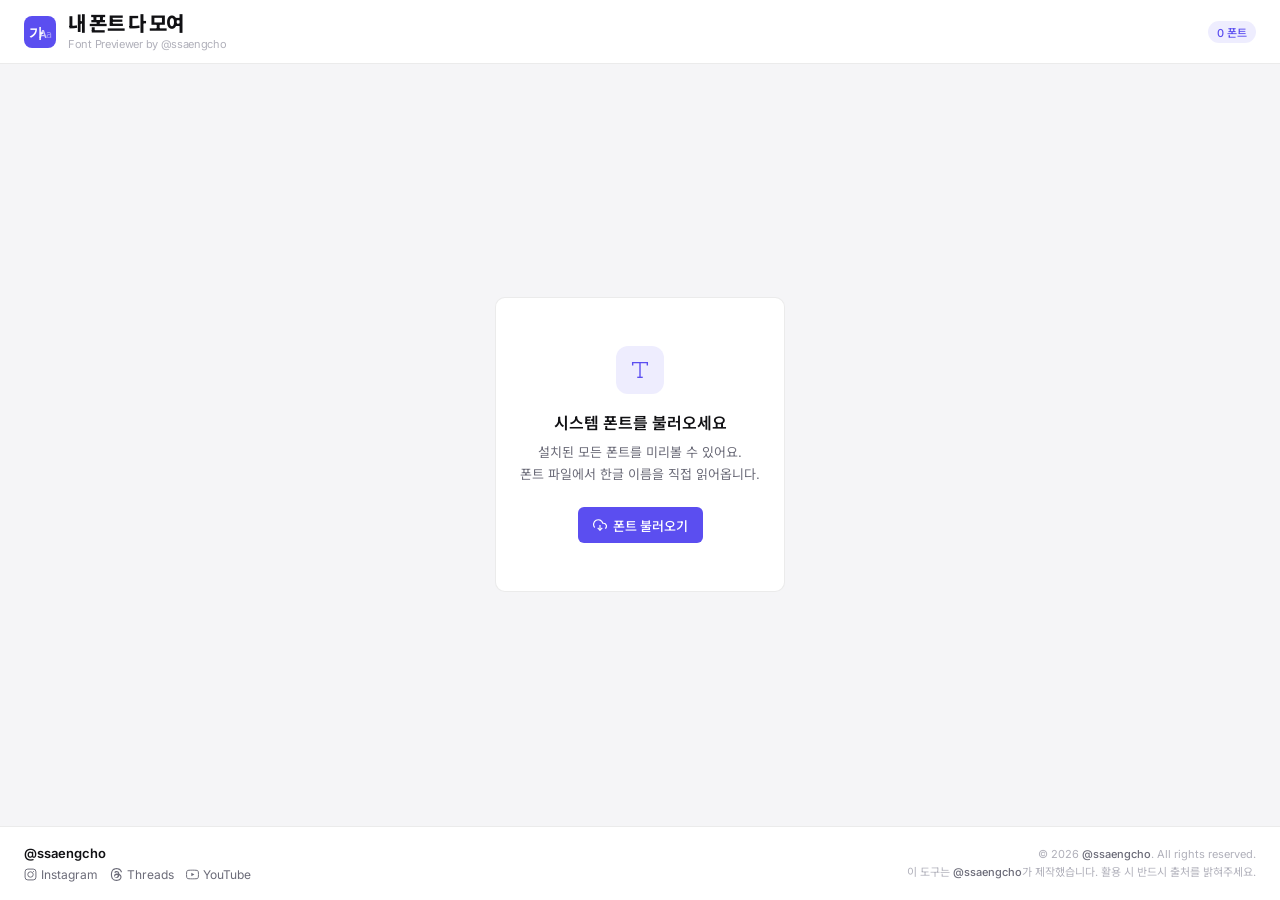
<file: font-tools/my-fonts.html>
<!DOCTYPE html>
<html lang="ko">
<head>
<meta charset="UTF-8">
<meta name="viewport" content="width=device-width, initial-scale=1.0">
<title>Font Previewer</title>
<link rel="preconnect" href="https://fonts.googleapis.com">
<link href="https://fonts.googleapis.com/css2?family=Inter:wght@400;500;600&family=Noto+Sans+KR:wght@400;500&display=swap" rel="stylesheet">
<style>
*,*::before,*::after{box-sizing:border-box;margin:0;padding:0}
:root{
  --bg:#f5f5f7;--bg2:#fff;--bg3:#ebebed;
  --border:rgba(0,0,0,.08);--border2:rgba(0,0,0,.18);
  --text:#111114;--text2:#6b6b78;--text3:#b0b0ba;
  --accent:#5b4ef0;--accent-s:rgba(91,78,240,.1);
  --red:#d94f6e;--red-s:rgba(217,79,110,.08);
  --green:#16a34a;--green-s:rgba(22,163,74,.1);
  --amber:#d97706;--amber-s:rgba(217,119,6,.1);
  --r:10px;--rs:6px;
  --preview-size:28px;
}
html{font-size:14px}
body{font-family:'Inter','Noto Sans KR',-apple-system,sans-serif;background:var(--bg);color:var(--text);min-height:100vh;display:flex;flex-direction:column}
header{border-bottom:1px solid var(--border);background:var(--bg2);padding:0 24px;height:64px;display:flex;align-items:center;justify-content:space-between;position:sticky;top:0;z-index:100}
.logo{font-size:15px;font-weight:600;letter-spacing:-.3px;display:flex;align-items:center;gap:12px}
.logo svg{flex-shrink:0}
.logo-title{font-size:20px;font-weight:800;color:var(--text);letter-spacing:-.5px;line-height:1.2;cursor:pointer}
.logo-title:hover{color:var(--accent)}
.logo-sub{font-size:11px;color:var(--text3);font-weight:400;margin-top:1px}
.badge{font-size:11px;padding:3px 9px;border-radius:99px;background:var(--accent-s);color:var(--accent);font-weight:500}

/* STEP INDICATOR */
.steps{background:var(--bg2);border-bottom:1px solid var(--border);padding:10px 24px;display:flex;gap:8px;align-items:center;flex-wrap:wrap;position:sticky;top:64px;z-index:97}
.hint-block{display:flex;align-items:center;gap:8px}
.copy-hint-txt{font-size:11px;color:var(--text3);white-space:nowrap}
.rc{display:flex;align-items:center;gap:10px}
.stats{font-size:14px;font-weight:600;color:var(--accent);white-space:nowrap}
.step{display:flex;align-items:center;gap:7px;font-size:12px;color:var(--text3);padding:5px 12px;border-radius:99px;border:1px solid var(--border);transition:all .2s}
.step.active{color:var(--accent);border-color:var(--accent);background:var(--accent-s);font-weight:500}
.step.done{color:var(--green);border-color:rgba(22,163,74,.3);background:var(--green-s)}
.step.amber{color:var(--amber);border-color:rgba(217,119,6,.4);background:rgba(217,119,6,.1);font-weight:500}
.step.amber .step-num{background:var(--amber);color:#fff}
.step-num{width:18px;height:18px;border-radius:50%;background:var(--bg3);color:var(--text2);display:flex;align-items:center;justify-content:center;font-size:11px;font-weight:600;flex-shrink:0}
.step.active .step-num{background:var(--accent);color:#fff}
.step.done .step-num{background:var(--green);color:#fff}
.step-arrow{color:var(--text3);font-size:12px}

.toolbar{background:var(--bg2);border-bottom:1px solid var(--border);padding:11px 24px;display:flex;align-items:center;gap:10px;flex-wrap:wrap;position:sticky;z-index:95}
.subbar{background:var(--bg2);padding:8px 24px;display:flex;align-items:center;justify-content:space-between;gap:12px;flex-wrap:wrap;border-bottom:1px solid var(--border);position:sticky;z-index:90}
.inp-wrap{flex:1;min-width:200px;position:relative}
.inp-wrap svg{position:absolute;left:10px;top:50%;transform:translateY(-50%);color:var(--amber);pointer-events:none}
#pt{border-color:rgba(217,119,6,.35);background:#fffbf5}
#pt:focus{border-color:var(--amber);background:#fff}
input[type="text"]{width:100%;height:36px;background:var(--bg3);border:1px solid var(--border);border-radius:var(--rs);color:var(--text);font-size:13px;padding:0 12px 0 32px;outline:none;font-family:inherit;transition:border-color .15s,background .15s}
input[type="text"]::placeholder{color:var(--text3)}
input[type="text"]:focus{border-color:var(--border2);background:var(--bg2)}
.sw{position:relative;width:160px;flex-shrink:0}
.sw svg{position:absolute;left:9px;top:50%;transform:translateY(-50%);color:var(--text3);pointer-events:none}
.sw input{padding-left:28px}
.sz{display:flex;align-items:center;gap:8px;flex-shrink:0}
.sz-lbl{font-size:12px;color:var(--text2);white-space:nowrap}
input[type="range"]{-webkit-appearance:none;width:90px;height:3px;background:var(--bg3);border-radius:2px;outline:none;cursor:pointer;border:1px solid var(--border)}
input[type="range"]::-webkit-slider-thumb{-webkit-appearance:none;width:13px;height:13px;border-radius:50%;background:var(--accent);cursor:pointer;border:2px solid #fff;box-shadow:0 0 0 1px var(--accent)}
.sz-val{font-size:12px;color:var(--text);font-weight:500;min-width:32px;font-variant-numeric:tabular-nums}
.btn{height:36px;padding:0 15px;background:var(--accent);color:#fff;border:none;border-radius:var(--rs);font-size:13px;font-weight:500;cursor:pointer;font-family:inherit;display:flex;align-items:center;gap:6px;transition:opacity .15s,transform .1s;flex-shrink:0;white-space:nowrap}
.btn:hover{opacity:.85}
.btn:active{transform:scale(.97)}
.btn:disabled{opacity:.4;cursor:not-allowed}
.btn svg{width:14px;height:14px}
.btn-ghost{background:var(--bg2);color:var(--text2);border:1px solid var(--border)}
.btn-ghost:hover{border-color:var(--border2);color:var(--text);opacity:1}

.subbar{background:var(--bg2);padding:8px 24px;display:flex;align-items:center;justify-content:space-between;gap:12px;flex-wrap:wrap;border-bottom:1px solid var(--border);position:sticky;z-index:90}
.filters{display:flex;gap:5px;flex-wrap:wrap}
.fbtn{height:26px;padding:0 11px;font-size:12px;border-radius:99px;border:1px solid var(--border);background:transparent;color:var(--text2);cursor:pointer;transition:all .12s;font-family:inherit}
.fbtn:hover{border-color:var(--border2);color:var(--text)}
.fbtn.on{background:var(--accent);color:#fff;border-color:var(--accent);font-weight:500}
.fbtn.warn.on{background:var(--amber);border-color:var(--amber)}
.dtog{display:flex;gap:3px}
.dbtn{width:26px;height:26px;border-radius:var(--rs);border:1px solid var(--border);background:transparent;cursor:pointer;display:flex;align-items:center;justify-content:center;color:var(--text3);transition:all .12s}
.dbtn.on{border-color:var(--border2);color:var(--text);background:var(--bg3)}
.dbtn svg{width:13px;height:13px}

.progress-wrap{padding:20px 24px;display:none}
.progress-bar-bg{height:4px;background:var(--bg3);border-radius:2px;overflow:hidden;margin-bottom:10px}
.progress-bar-fill{height:100%;background:var(--accent);border-radius:2px;transition:width .15s ease;width:0}
.progress-msg{font-size:12px;color:var(--text2);text-align:center}

main{flex:1;padding:20px 24px;display:flex;flex-direction:column}
.welcome{border:1px solid var(--border);border-radius:var(--r);background:var(--bg2);padding:48px 24px;text-align:center;max-width:460px;margin:auto}
.welcome .ic{width:48px;height:48px;border-radius:12px;background:var(--accent-s);display:flex;align-items:center;justify-content:center;margin:0 auto 16px;color:var(--accent)}
.welcome h2{font-size:16px;font-weight:600;margin-bottom:8px}
.welcome p{font-size:13px;color:var(--text2);line-height:1.65;margin-bottom:22px}
.welcome .btn{margin:0 auto}
.font-tools-wrap{display:flex;flex-direction:column;gap:8px;margin-bottom:16px}
.install-guide-inline{display:flex;align-items:center;gap:7px;font-size:11px;color:var(--text2);background:var(--bg2);border:1px solid var(--border);border-radius:var(--rs);padding:8px 12px;line-height:1.5}
.install-guide-inline svg{flex-shrink:0;color:var(--amber)}
.drop-zone{border:2px dashed rgba(91,78,240,.25);border-radius:var(--r);padding:20px 16px;display:flex;flex-direction:column;align-items:center;justify-content:center;gap:10px;transition:all .15s;background:var(--bg2);cursor:pointer;text-align:center}
.drop-zone:hover{border-color:var(--accent);background:var(--accent-s)}
.drop-zone.over{border-color:var(--accent);background:var(--accent-s)}
.drop-zone-icon{color:var(--text3);display:flex;align-items:center;justify-content:center}
.drop-title{font-size:13px;font-weight:600;color:var(--text2);margin:0}
.drop-sub{font-size:11px;color:var(--text3);margin:0}
.drop-btns{display:flex;align-items:center;justify-content:center;gap:8px;flex-wrap:wrap}
.drop-classify-label{font-size:12px;color:var(--text2);display:flex;align-items:center;gap:6px;white-space:nowrap}
.drop-select{height:28px;padding:0 8px;border:1px solid var(--border);border-radius:var(--rs);font-size:12px;font-family:inherit;background:var(--bg3);color:var(--text);cursor:pointer;outline:none}
.drop-file-btn{height:28px;padding:0 12px;font-size:12px;display:inline-flex;align-items:center;justify-content:center;gap:6px;cursor:pointer}
.welcome .hint{margin-top:18px;font-size:11px;color:var(--text3);line-height:1.6}
.install-guide{margin-top:16px;border:1px solid rgba(91,78,240,.2);border-radius:var(--r);background:var(--accent-s);text-align:left;overflow:hidden}
.install-guide-title{display:flex;align-items:center;gap:6px;font-size:12px;font-weight:600;color:var(--accent);padding:10px 14px;border-bottom:1px solid rgba(91,78,240,.15)}
.install-guide-body{padding:12px 14px;display:flex;flex-direction:column;gap:10px}
.install-guide-body p{font-size:12px;color:var(--text2);line-height:1.6}
.install-steps{display:flex;flex-direction:column;gap:6px}
.install-step{display:flex;align-items:flex-start;gap:8px;font-size:12px;color:var(--text);line-height:1.5}
.install-num{width:18px;height:18px;border-radius:50%;background:var(--accent);color:#fff;font-size:10px;font-weight:700;display:flex;align-items:center;justify-content:center;flex-shrink:0;margin-top:1px}
.install-note{font-size:11px;color:var(--text3);line-height:1.6;padding-top:6px;border-top:1px solid rgba(91,78,240,.1)}
.err{border:1px solid rgba(217,79,110,.25);border-radius:var(--r);background:var(--red-s);padding:14px 18px;display:flex;gap:10px;align-items:flex-start;margin-bottom:18px}
.err svg{flex-shrink:0;color:var(--red);margin-top:1px}
.err p{font-size:13px;line-height:1.55}

/* banner for mapping step */
.banner{border:1px solid rgba(217,119,6,.3);border-radius:var(--r);background:var(--amber-s);padding:14px 18px;margin-bottom:18px;display:flex;gap:12px;align-items:center;flex-wrap:wrap}
.banner svg{flex-shrink:0;color:var(--amber)}
.banner .bt{flex:1;min-width:200px}
.banner .bt h3{font-size:13px;font-weight:600;margin-bottom:3px}
.banner .bt p{font-size:12px;color:var(--text2);line-height:1.5}
.banner .ba{display:flex;gap:8px;flex-wrap:wrap}

#grid{display:grid;gap:1px;background:var(--border);border:1px solid var(--border);border-radius:var(--r);overflow:hidden}
#grid.c1{grid-template-columns:1fr}
#grid.c2{grid-template-columns:repeat(2,1fr)}
#grid.c3{grid-template-columns:repeat(3,1fr)}
#grid.c4{grid-template-columns:repeat(4,1fr)}

.fc{background:var(--bg2);padding:14px 16px;cursor:pointer;transition:background .1s;display:flex;flex-direction:column;justify-content:space-between;gap:8px;min-height:78px;position:relative;overflow:hidden;content-visibility:auto;contain-intrinsic-size:0 90px}
.fc:hover{background:var(--bg3)}
.fc:hover .ch{opacity:1}
.fc.fav{border-left:2px solid var(--accent)}
.fc.unmapped{border-left:2px solid var(--amber)}
.fp{color:var(--text);line-height:1.25;overflow:hidden;display:-webkit-box;-webkit-line-clamp:3;-webkit-box-orient:vertical;word-break:break-word;font-size:var(--preview-size)}
.ff{display:flex;align-items:center;justify-content:space-between;gap:6px}
.fn-wrap{overflow:hidden;flex:1;min-width:0}
.fn-main{font-size:12px;color:var(--text);font-weight:500;overflow:hidden;text-overflow:ellipsis;white-space:nowrap;display:block;font-family:'Noto Sans KR','Inter',sans-serif}
.fn-sub{font-size:10px;color:var(--text3);font-family:'Inter',monospace;overflow:hidden;text-overflow:ellipsis;white-space:nowrap;display:block;margin-top:1px}
.fn-only{font-size:11px;color:var(--text2);font-family:'Inter',monospace;overflow:hidden;text-overflow:ellipsis;white-space:nowrap;display:block}
.fbadge{display:inline-block;font-size:9px;padding:1px 5px;border-radius:99px;margin-left:5px;vertical-align:middle;font-weight:500}
.fbadge.file{background:var(--green-s);color:var(--green)}
.fbadge.manual{background:var(--accent-s);color:var(--accent)}
.fav-b{background:none;border:none;cursor:pointer;color:var(--text3);padding:2px;border-radius:4px;line-height:1;transition:color .12s,transform .1s;flex-shrink:0}
.fav-b:hover{color:var(--red);transform:scale(1.2)}
.fav-b.on{color:var(--red)}
.fav-b svg{width:13px;height:13px;display:block}
.ch{position:absolute;top:8px;right:9px;font-size:10px;color:var(--text3);opacity:0;transition:opacity .12s;pointer-events:none}

/* mapping input inside card */
.map-row{display:flex;gap:5px;align-items:center;margin-top:0}
.map-row input{height:28px;font-size:12px;padding:0 8px;flex:1;min-width:0}
.map-row .map-save{height:28px;padding:0 9px;font-size:11px;border-radius:var(--rs);border:none;background:var(--accent);color:#fff;cursor:pointer;font-family:inherit;flex-shrink:0;font-weight:500}
.map-row .map-save:hover{opacity:.85}
.map-row .map-en{height:28px;padding:0 8px;font-size:11px;border-radius:var(--rs);border:1px solid var(--border);background:var(--bg3);color:var(--text2);cursor:pointer;font-family:inherit;flex-shrink:0}
.map-row .map-en:hover{border-color:var(--border2);color:var(--text)}
.map-check{display:flex;align-items:center;gap:5px;font-size:11px;color:var(--text2);cursor:pointer;flex-shrink:0;user-select:none}
.map-check input{width:13px;height:13px;cursor:pointer;accent-color:var(--accent)}
.unmapped-toolbar{display:flex;align-items:center;justify-content:space-between;gap:8px;padding:8px 14px;background:rgba(217,119,6,.06);border-bottom:1px solid rgba(217,119,6,.15);grid-column:1/-1}
.unmapped-toolbar span{font-size:12px;color:var(--amber)}
.btn-alLen{height:32px;padding:0 16px;font-size:12px;border-radius:var(--rs);border:none;background:var(--amber);color:#fff;cursor:pointer;font-family:inherit;font-weight:600;transition:opacity .12s;white-space:nowrap}
.btn-alLen:hover{opacity:.85}
.btn-alLen:active{opacity:.7}

.empty{padding:56px 24px;text-align:center;color:var(--text3);font-size:13px;background:var(--bg2);grid-column:1/-1}
.empty svg{margin-bottom:10px;opacity:.35}
.empty.good svg{color:var(--green);opacity:.6}

#toast{position:fixed;bottom:22px;left:50%;transform:translateX(-50%) translateY(14px);background:var(--text);color:var(--bg2);font-size:12px;font-weight:500;padding:8px 18px;border-radius:99px;opacity:0;transition:transform .18s ease,opacity .18s ease;pointer-events:none;white-space:nowrap;z-index:9999}
#toast.show{opacity:1;transform:translateX(-50%) translateY(0)}
@keyframes spin{to{transform:rotate(360deg)}}
.spin{animation:spin .8s linear infinite}
::-webkit-scrollbar{width:8px}
::-webkit-scrollbar-track{background:var(--bg3);border-radius:4px}
::-webkit-scrollbar-thumb{background:var(--border2);border-radius:4px;min-height:40px}
::-webkit-scrollbar-thumb:hover{background:var(--text3)}

footer{border-top:1px solid var(--border);background:var(--bg2);padding:18px 24px;display:flex;align-items:center;justify-content:space-between;flex-wrap:wrap;gap:12px}
.footer-left{display:flex;flex-direction:column;gap:6px}
.footer-name{font-size:13px;font-weight:600}
.footer-links{display:flex;gap:12px}
.footer-links a{font-size:12px;color:var(--text2);text-decoration:none;display:flex;align-items:center;gap:4px;transition:color .15s}
.footer-links a:hover{color:var(--accent)}
.footer-links a svg{width:13px;height:13px}
.footer-right{text-align:right}
.footer-copy{font-size:11px;color:var(--text3);line-height:1.7}
.footer-copy strong{color:var(--text2);font-weight:500}
@media(max-width:640px){
  .toolbar,.subbar,.steps{padding:10px 14px} main{padding:14px}
  #grid.c3,#grid.c4{grid-template-columns:repeat(2,1fr)}
  footer{flex-direction:column;align-items:flex-start}
  .footer-right{text-align:left}
}
</style>
</head>
<body>

<header>
  <div class="logo">
    <svg width="32" height="32" viewBox="0 0 32 32" fill="none">
      <rect width="32" height="32" rx="8" fill="#5b4ef0"/>
      <text x="5" y="22" font-family="serif" font-size="14" font-weight="700" fill="white">가</text>
      <text x="15" y="22" font-family="sans-serif" font-size="11" font-weight="700" fill="rgba(255,255,255,0.7)">A</text>
      <text x="22" y="22" font-family="monospace" font-size="10" font-weight="400" fill="rgba(255,255,255,0.45)">a</text>
    </svg>
    <div>
      <div class="logo-title" onclick="goAll()">내 폰트 다 모여</div>
      <div class="logo-sub">Font Previewer by @ssaengcho</div>
    </div>
  </div>
  <span class="badge" id="badge">0 폰트</span>
</header>

<div class="steps" id="steps" style="display:none">
  <div class="step active" id="step1"><span class="step-num">1</span> 폰트 불러오기</div>
  <span class="step-arrow">→</span>
  <div class="step" id="step2"><span class="step-num">2</span> 한글명 매핑</div>
  <span class="step-arrow">→</span>
  <div class="step" id="step3"><span class="step-num">3</span> 미리보기</div>
</div>

<div class="toolbar" id="toolbar" style="display:none">
  <div class="inp-wrap">
    <svg width="14" height="14" viewBox="0 0 24 24" fill="none" stroke="currentColor" stroke-width="2"><path d="M11 4H4a2 2 0 00-2 2v14a2 2 0 002 2h14a2 2 0 002-2v-7"/><path d="M18.5 2.5a2.121 2.121 0 013 3L12 15l-4 1 1-4 9.5-9.5z"/></svg>
    <input type="text" id="pt" placeholder="문구를 입력하세요  Please enter your text" value="">
  </div>
  <div class="sz">
    <span class="sz-lbl">크기</span>
    <input type="range" id="ss" min="12" max="80" value="28" step="1">
    <span class="sz-val" id="sv">28px</span>
  </div>
  <div class="sw">
    <svg width="13" height="13" viewBox="0 0 24 24" fill="none" stroke="currentColor" stroke-width="2"><circle cx="11" cy="11" r="8"/><path d="m21 21-4.35-4.35"/></svg>
    <input type="text" id="si" placeholder="폰트 검색…">
  </div>
  <button class="btn btn-ghost" id="lb" onclick="loadFonts()">
    <svg viewBox="0 0 24 24" fill="none" stroke="currentColor" stroke-width="2"><polyline points="1 4 1 10 7 10"/><path d="M3.51 15a9 9 0 102.13-9.36L1 10"/></svg>
    새로고침
  </button>
</div>

<div class="subbar" id="subbar" style="display:none">
  <div class="filters" id="filters">
    <button class="fbtn on"  data-f="all">전체</button>
    <button class="fbtn"     data-f="ko">한글</button>
    <button class="fbtn"     data-f="en">영문</button>
    <button class="fbtn warn" data-f="unmapped">미확인 <span id="umc"></span></button>
    <button class="fbtn"     data-f="fav">즐겨찾기 <span id="fc"></span></button>
  </div>
  <div class="rc">
    <div class="hint-block">
      <span class="copy-hint-txt">폰트 클릭 시 폰트명 복사 · 새 폰트는 브라우저의 <strong style="color:var(--text2)">모든 창을 껐다 켜야</strong> 반영돼요</span>
      <span class="stats" id="st"></span>
    </div>
    <div class="dtog">
      <button class="dbtn"    title="1열" onclick="setC(1,this)"><svg viewBox="0 0 13 13" fill="none" stroke="currentColor" stroke-width="1.5"><rect x="1" y="1" width="11" height="4" rx="1"/><rect x="1" y="7" width="11" height="4" rx="1"/></svg></button>
      <button class="dbtn"    title="2열" onclick="setC(2,this)"><svg viewBox="0 0 13 13" fill="none" stroke="currentColor" stroke-width="1.5"><rect x="1" y="1" width="4.5" height="4.5" rx="1"/><rect x="7.5" y="1" width="4.5" height="4.5" rx="1"/><rect x="1" y="7.5" width="4.5" height="4.5" rx="1"/><rect x="7.5" y="7.5" width="4.5" height="4.5" rx="1"/></svg></button>
      <button class="dbtn on" title="3열" onclick="setC(3,this)"><svg viewBox="0 0 13 13" fill="none" stroke="currentColor" stroke-width="1.5"><rect x="1" y="1" width="2.5" height="2.5" rx=".5"/><rect x="5.25" y="1" width="2.5" height="2.5" rx=".5"/><rect x="9.5" y="1" width="2.5" height="2.5" rx=".5"/><rect x="1" y="5.25" width="2.5" height="2.5" rx=".5"/><rect x="5.25" y="5.25" width="2.5" height="2.5" rx=".5"/><rect x="9.5" y="5.25" width="2.5" height="2.5" rx=".5"/><rect x="1" y="9.5" width="2.5" height="2.5" rx=".5"/><rect x="5.25" y="9.5" width="2.5" height="2.5" rx=".5"/><rect x="9.5" y="9.5" width="2.5" height="2.5" rx=".5"/></svg></button>
      <button class="dbtn"    title="4열" onclick="setC(4,this)"><svg viewBox="0 0 13 13" fill="none" stroke="currentColor" stroke-width="1.5"><rect x="1" y="1" width="2" height="2" rx=".3"/><rect x="4" y="1" width="2" height="2" rx=".3"/><rect x="7" y="1" width="2" height="2" rx=".3"/><rect x="10" y="1" width="2" height="2" rx=".3"/><rect x="1" y="4" width="2" height="2" rx=".3"/><rect x="4" y="4" width="2" height="2" rx=".3"/><rect x="7" y="4" width="2" height="2" rx=".3"/><rect x="10" y="4" width="2" height="2" rx=".3"/><rect x="1" y="7" width="2" height="2" rx=".3"/><rect x="4" y="7" width="2" height="2" rx=".3"/><rect x="7" y="7" width="2" height="2" rx=".3"/><rect x="10" y="7" width="2" height="2" rx=".3"/><rect x="1" y="10" width="2" height="2" rx=".3"/><rect x="4" y="10" width="2" height="2" rx=".3"/><rect x="7" y="10" width="2" height="2" rx=".3"/><rect x="10" y="10" width="2" height="2" rx=".3"/></svg></button>
    </div>
  </div>
</div>

<div class="progress-wrap" id="pw">
  <div class="progress-bar-bg"><div class="progress-bar-fill" id="pbf"></div></div>
  <div class="progress-msg" id="pm">폰트 메타데이터 읽는 중…</div>
</div>

<main>
  <div class="welcome" id="wc">
    <div class="ic"><svg width="22" height="22" viewBox="0 0 24 24" fill="none" stroke="currentColor" stroke-width="1.5"><path d="M4 7V4h16v3"/><path d="M9 20h6"/><path d="M12 4v16"/></svg></div>
    <h2>시스템 폰트를 불러오세요</h2>
    <p>설치된 모든 폰트를 미리볼 수 있어요.<br>폰트 파일에서 한글 이름을 직접 읽어옵니다.</p>
    <button class="btn" onclick="loadFonts()" style="margin:0 auto;">
      <svg viewBox="0 0 24 24" fill="none" stroke="currentColor" stroke-width="2" width="14" height="14"><polyline points="8 17 12 21 16 17"/><line x1="12" y1="12" x2="12" y2="21"/><path d="M20.88 18.09A5 5 0 0018 9h-1.26A8 8 0 103 16.29"/></svg>
      폰트 불러오기
    </button>

  </div>
  <div id="ea"></div>
  <div id="banner-area"></div>

  <!-- 폰트 목록 페이지에서 보이는 안내 + 업로드 -->
  <div id="font-tools" style="display:none">
    <div class="font-tools-wrap">
      <div class="install-guide-inline">
        <svg width="13" height="13" viewBox="0 0 24 24" fill="none" stroke="currentColor" stroke-width="2"><circle cx="12" cy="12" r="10"/><line x1="12" y1="8" x2="12" y2="12"/><line x1="12" y1="16" x2="12.01" y2="16"/></svg>
        <span>폰트가 목록에 안 보인다면? Chrome 모든 창 닫기 → 트레이 Chrome 아이콘 우클릭 → <strong>종료</strong> 후 재시작</span>
      </div>
      <label class="drop-zone" id="drop-zone" for="file-input">
        <div class="drop-zone-icon">
          <svg width="24" height="24" viewBox="0 0 24 24" fill="none" stroke="currentColor" stroke-width="1.5"><path d="M21 15v4a2 2 0 01-2 2H5a2 2 0 01-2-2v-4"/><polyline points="17 8 12 3 7 8"/><line x1="12" y1="3" x2="12" y2="15"/></svg>
        </div>
        <p class="drop-title">설치했는데 목록에 없는 폰트 파일을 여기에 드래그하거나 클릭하세요</p>
        <p class="drop-sub">TTF · OTF 지원</p>
        <div class="drop-btns" onclick="event.stopPropagation()">
          <label class="drop-classify-label">분류:
            <select id="drop-target" class="drop-select">
              <option value="ko">한글</option>
              <option value="en">영문</option>
            </select>
          </label>
        </div>
        <input type="file" id="file-input" accept=".ttf,.otf" multiple style="display:none" onchange="handleFiles(this.files)">
      </label>
    </div>
  </div>

  <div id="grid" class="c3" style="display:none"></div>
</main>
<div id="toast"></div>

<footer>
  <div class="footer-left">
    <span class="footer-name">@ssaengcho</span>
    <div class="footer-links">
      <a href="https://www.instagram.com/ssaengcho" target="_blank"><svg viewBox="0 0 24 24" fill="none" stroke="currentColor" stroke-width="1.8"><rect x="2" y="2" width="20" height="20" rx="5"/><circle cx="12" cy="12" r="5"/><circle cx="17.5" cy="6.5" r="1" fill="currentColor" stroke="none"/></svg>Instagram</a>
      <a href="https://www.threads.net/@ssaengcho" target="_blank"><svg viewBox="0 0 192 192" width="13" height="13" fill="currentColor" xmlns="http://www.w3.org/2000/svg"><path d="M141.537 88.988a66.667 66.667 0 0 0-2.518-1.143c-1.482-27.307-16.403-42.94-41.457-43.1h-.34c-14.986 0-27.449 6.396-35.12 18.036l13.779 9.452c5.73-8.695 14.724-10.548 21.348-10.548h.229c8.249.053 14.474 2.452 18.503 7.129 2.932 3.405 4.893 8.111 5.864 14.05-7.314-1.243-15.224-1.626-23.68-1.14-23.82 1.371-39.134 15.264-38.105 34.568.522 9.792 5.4 18.216 13.735 23.719 7.047 4.652 16.124 6.927 25.557 6.412 12.458-.683 22.231-5.436 29.049-14.127 5.178-6.6 8.453-15.153 9.899-25.93 5.937 3.583 10.337 8.298 12.767 13.966 4.132 9.635 4.373 25.468-8.546 38.376-11.319 11.308-24.925 16.2-45.488 16.351-22.809-.169-40.06-7.484-51.275-21.741C35.236 139.966 29.808 120.682 29.605 96c.203-24.682 5.63-43.966 16.133-57.317C56.954 24.426 74.204 17.11 97.013 16.941c22.975.17 40.526 7.52 52.171 21.848 5.71 7.025 10.015 15.86 12.853 26.162l16.147-4.308c-3.44-12.68-8.853-23.606-16.219-32.668C147.036 9.607 125.202.195 97.07 0h-.113C68.882.195 47.292 9.643 32.788 28.08 19.882 44.485 13.224 67.315 13.001 96v.027c.224 28.684 6.882 51.514 19.788 67.918C47.292 182.358 68.882 191.806 96.957 192h.113c24.96-.173 42.554-6.708 57.048-21.189 18.963-18.945 18.392-42.692 12.142-57.27-4.484-10.454-13.033-18.945-24.723-24.553zm-51.005 46.945c-10.44.572-21.289-4.1-21.82-14.158-.391-7.344 5.228-15.533 22.276-16.525 1.949-.113 3.862-.168 5.74-.168 6.197 0 12.003.606 17.282 1.783-1.966 24.505-13.123 28.49-23.478 29.068z"/></svg>Threads</a>
      <a href="https://www.youtube.com/@ssaengcho" target="_blank"><svg viewBox="0 0 24 24" fill="none" stroke="currentColor" stroke-width="1.8"><path d="M22.54 6.42a2.78 2.78 0 00-1.95-1.96C18.88 4 12 4 12 4s-6.88 0-8.59.46A2.78 2.78 0 001.46 6.42 29 29 0 001 12a29 29 0 00.46 5.58A2.78 2.78 0 003.41 19.6C5.12 20 12 20 12 20s6.88 0 8.59-.4a2.78 2.78 0 001.95-1.97A29 29 0 0023 12a29 29 0 00-.46-5.58z"/><polygon points="9.75 15.02 15.5 12 9.75 8.98 9.75 15.02" fill="currentColor" stroke="none"/></svg>YouTube</a>
    </div>
  </div>
  <div class="footer-right">
    <p class="footer-copy">© 2026 <strong>@ssaengcho</strong>. All rights reserved.<br>이 도구는 <strong>@ssaengcho</strong>가 제작했습니다. 활용 시 반드시 출처를 밝혀주세요.</p>
  </div>
</footer>

<script>
// ── 기본 한글 폰트 사전 (내장) ───────────────────────────────────────────────
const KO_DICT = {
  // 김정철
  "kim jung chul gothic":"김정철 고딕","kim jung chul myungjo":"김정철 명조","kim jung chul script":"김정철 스크립트",
  // 레페리
  "leferi base type":"레페리 베이스","leferi point type":"레페리 포인트","leferi point type special":"레페리 포인트 스페셜","leferi point type white":"레페리 포인트 화이트",
  // 어비
  "uhbee jung":"어비 정","uhbee zziba":"어비 찌바",
  // 라인/갈무리/납작/필승/파셜
  "line seed sans kr":"라인씨드산스 KR","galmuri7":"갈무리7","galmuri9":"갈무리9","galmuri11":"갈무리11",
  "napjakblock":"납작블록","pilseung gothic":"필승고딕","partial sans kr":"파셜산스 KR",
  // 고운/검은/MBC
  "gowun batang":"고운바탕","gowun dodum":"고운돋움","black han sans":"검은고딕","mbc 1961":"MBC1961체",
  // 프리텐다드/SUIT
  "pretendard variable":"프리텐다드 Variable","pretendard":"프리텐다드","pretendard std":"프리텐다드 STD",
  "suit":"SUIT","suit variable":"SUIT Variable",
  // 페이퍼로지/베이글
  "paperlogy":"페이퍼로지","paperozi":"페이퍼로지","bagel fat one":"베이글",
  // 디자인 개인폰트류
  "grassgarden":"잔디정원체","softpink":"소프트핑크","dinbol":"딘볼","dinmed":"딘미드","rumpi":"룸피","sansta":"산스타","amanda art design":"아만다 아트디자인",
  // ── 243개 진단 목록에서 추가 분류된 한글 폰트 ──
  // 나눔 계열
  "nanum gothic":"나눔고딕","nanum myeongjo":"나눔명조","nanum barun gothic":"나눔바른고딕","nanum square":"나눔스퀘어","nanum square round":"나눔스퀘어라운드","nanum pen script":"나눔펜스크립트","nanum brush script":"나눔붓글씨",
  // 윈도우 기본 한글
  "malgun gothic":"맑은 고딕","malgun gothic semilight":"맑은 고딕 세미라이트",
  "gulim":"굴림","gulimche":"굴림체","dotum":"돋움","dotumche":"돋움체","batang":"바탕","batangche":"바탕체","gungsuh":"궁서","gungsuhche":"궁서체","new gulim":"새굴림",
  // 마켓/기업 폰트
  "gmarket sans":"G마켓 산스","spoqa han sans neo":"스포카한산스Neo",
  "kopubworld batang":"KoPub바탕체","kopubworld dotum":"KoPub돋움체","iropke batang":"이롭게 바탕체","ridi batang":"리디바탕","sb aggro":"SB어그로체",
  "apple sd gothic neo":"Apple SD 산돌고딕 Neo","bareun batang":"바른바탕","bareun gothic":"바른고딕","s-core dream":"에스코어드림",
  // 배민
  "tvn enjoystory":"tvN 즐거운이야기","bm hanna pro":"BM 한나체 Pro","bm dohyeon":"BM 도현체","bm euljiro":"BM 을지로체","bm jua":"BM 주아체","bm yeonsung":"BM 연성체",
  "kcc eunyoung":"KCC 은영체","kcc-mustard":"KCC 머스타드",
};

// ── 영문 폰트 강제 분류 (한글처럼 오인되지 않게) ──────────────────────────────
// 243개 목록 중 명백한 해외/중립 영문 폰트 → 항상 영문 취급
const EN_FORCE = new Set([
  "alagambe","agency fb","algerian","allura","archivo","arial","arial rounded mt","bad script","ballpark weiner","barcode font","baskerville old face","bauhaus 93","bell mt","berlin sans fb","bernard mt","bloome","bodoni mt","bodoni mt poster","book antiqua","bookman old style","bookshelf symbol 7","bradley hand itc","britannic","broadway","brush script mt","calibri","californian fb","calisto mt","cambria","cambria math","candara","carattere","castellar","caveat","centaur","century","century gothic","century schoolbook","chiller","cinzel","colonna mt","comic sans ms","consolas","constantia","cooper","copperplate gothic","corbel","courier new","courier prime","creepster","curlz mt","damion","dancing script","dubai","eater","ebrima","edwardian script itc","elephant","engravers mt","eras itc","exquisite corpse","fathony king","felix titling","fiendish","footlight mt","forte","forum","frank ruhl libre","franklin gothic","franklin gothic book","freestyle script","french script mt","froadmile","gabriola","gadugi","garamond","georgia","gigi","gill sans","gill sans mt","gloucester mt","goudy old style","goudy stout","google sans","google sans flex","grey qo","haettenschweiler","halaney demo","happy vibes","happy vibes outline","harlow solid","harrington","harshita","heebo","henny penny","hertine","high summit","high tower text","hololens mdl2 assets","homemade apple","impact","imprint mt shadow","informal roman","ink free","jasper daniels","javanese text","jokerman","josefin sans","juice itc","kristen itc","kunstler script","leelawadee","leelawadee ui","lemon","lilita one","lucida bright","lucida calligraphy","lucida console","lucida fax","lucida handwriting","lucida sans","lucida sans typewriter","lucida sans unicode","luckiest guy","magneto","maiandra gd","marlett","matrical","matura mt script capitals","maytra","microsoft himalaya","microsoft jhenghei","microsoft jhenghei ui","microsoft new tai lue","microsoft phagspa","microsoft sans serif","microsoft tai le","microsoft uighur","microsoft yahei","microsoft yahei ui","microsoft yi baiti","minglieu_hkscs-extb","minglieu-extb","mistral","modern no. 20","mongolian baiti","monoton","monotype corsiva","mr dafoe","ms outlook","ms reference sans serif","ms reference specialty","mt extra","mv boli","myanmar text","newyork","niagara engraved","niagara solid","nirmala ui","octavian","ocr a","old english text mt","oleo script swash caps","onyx","oswald","palace script mt","palatino linotype","papyrus","parchment","perpetua","perpetua titling mt","permanent marker","petit formal script","playbill","plus jakarta sans","pmingliu-extb","poor richard","pristina","quentin","racing sans one","rage","ravie","rockwell","roustel","rubik bubbles","rubik distressed","rubik wet paint","script mt","segoe mdl2 assets","segoe print","segoe script","segoe ui","segoe ui emoji","segoe ui historic","segoe ui symbol","showcard gothic","shrikhand","signerica","signika","signika negative","sitka banner","sitka display","sitka heading","sitka small","sitka subheading","sitka text","slackey","snap itc","stencil","suisse int'l","sweet splendor","sylfaen","symbol","tahoma","tempus sans itc","times new roman","trebuchet ms","tw cen mt","viner hand itc","vivaldi","vladimir script","webdings","wide latin","wingdings","wingdings 2","wingdings 3","yeseva one","zwadobef","bahnschrift",
  // CJK이지만 한국 폰트 아님 (중국어/일본어)
  "ms gothic","ms pgothic","ms ui gothic","yu gothic","yu gothic ui","simsun","simsun-extb","simsun-extg","nsimsun","mingliu","pmingliu","aafeiniaoji",
]);
// 사용자 매핑 (localStorage)
let userMap = JSON.parse(localStorage.getItem('fp_usermap') || '{}');

function dictLookup(family){
  const key = family.toLowerCase().trim();
  if (userMap[key] === '__EN__') return null; // 영문 강제
  if (userMap[key]) return userMap[key];
  if (KO_DICT[key]) return KO_DICT[key];
  for (const [k,v] of Object.entries(KO_DICT)){
    if (key.startsWith(k)){
      const suffix = family.trim().slice(k.length).trim();
      return suffix ? `${v} ${suffix}` : v;
    }
  }
  return null;
}

// ── Canvas로 한글 지원 여부 감지 ─────────────────────────────────────────────
// "가" 렌더 픽셀 vs "■"(없는 문자) 렌더 픽셀 비교 → 다르면 한글 지원
const _canvas = document.createElement('canvas');
_canvas.width = 24; _canvas.height = 24;
const _ctx = _canvas.getContext('2d');

// 기준: 시스템 기본 폰트로 "가" 와 "■" 픽셀 캐싱
function _getPixels(fontFamily, char) {
  _ctx.clearRect(0, 0, 24, 24);
  _ctx.font = `16px '${fontFamily}'`;
  _ctx.fillStyle = '#000';
  _ctx.fillText(char, 2, 18);
  return _ctx.getImageData(0, 0, 24, 24).data.join(',');
}

// 기준 폴백 픽셀 캐시 (시스템 기본 폰트)
const _fallbackKo  = _getPixels('sans-serif', '가');
const _fallbackRef = _getPixels('sans-serif', '■');

function supportsKorean(fontFamily) {
  try {
    const koPixels  = _getPixels(fontFamily, '가');
    const refPixels = _getPixels(fontFamily, '■');
    // "가"가 폴백과 다르고 (자체 글리프 있음), "■"와도 달라야 (tofu 아님)
    return koPixels !== _fallbackKo && koPixels !== refPixels;
  } catch(e) { return false; }
}

// ── name table 파서 ──────────────────────────────────────────────────────────
async function getKoreanName(fontData){
  try{
    const buf = await fontData.blob().then(b=>b.arrayBuffer());
    const view = new DataView(buf);
    let offset=0;
    if (view.getUint32(0)===0x74746366) offset=view.getUint32(12);
    const numTables=view.getUint16(offset+4);
    let nameOffset=-1;
    for(let i=0;i<numTables;i++){
      const t=offset+12+i*16;
      const tag=String.fromCharCode(view.getUint8(t),view.getUint8(t+1),view.getUint8(t+2),view.getUint8(t+3));
      if(tag==='name'){nameOffset=view.getUint32(t+8);break;}
    }
    if(nameOffset<0) return null;
    const count=view.getUint16(nameOffset+2);
    const strBase=nameOffset+view.getUint16(nameOffset+4);
    const cand={};
    for(let i=0;i<count;i++){
      const r=nameOffset+6+i*12;
      const pid=view.getUint16(r),eid=view.getUint16(r+2),lid=view.getUint16(r+4),nid=view.getUint16(r+6),len=view.getUint16(r+8),so=view.getUint16(r+10);
      if(nid!==1&&nid!==4) continue;
      let str=null;
      if(pid===3&&eid===1&&lid===0x0412){
        const b=new Uint8Array(buf,strBase+so,len);str='';
        for(let j=0;j<b.length;j+=2) str+=String.fromCharCode((b[j]<<8)|b[j+1]);
      } else if(pid===1&&lid===11){
        const b=new Uint8Array(buf,strBase+so,len);
        str=new TextDecoder('euc-kr').decode(b);
      }
      if(str) cand[`${pid}-${nid}`]=str.trim();
    }
    return cand['3-4']||cand['3-1']||cand['1-4']||cand['1-1']||null;
  }catch(e){return null;}
}

const KO=/[\uAC00-\uD7A3\u1100-\u11FF\u3130-\u318F]/;
const hasKo=s=>KO.test(s);

let allFonts=[];
let favs=JSON.parse(localStorage.getItem('fp_favs')||'[]');
let filter='all';
let ptext=document.getElementById('pt').value;
let fsize=28;
let sq='';
let cols=3;
let loaded=false;

const esc=s=>String(s).replace(/&/g,'&amp;').replace(/</g,'&lt;').replace(/>/g,'&gt;').replace(/"/g,'&quot;');

function setStep(n){
  [1,2,3].forEach(i=>{
    const el=document.getElementById('step'+i);
    el.classList.remove('active','done','amber');
    if(i<n) el.classList.add('done');
    else if(i===n){
      if(i===3) el.classList.add('amber');
      else el.classList.add('active');
    }
  });
  setTimeout(updateStickyTop, 0);
}

async function loadFonts(){
  const btn=document.getElementById('lb');
  const wb=document.querySelector('#wc .btn');
  document.getElementById('steps').style.display='flex';
  setStep(1);
  // 새로고침 시 초기화
  allFonts=[];
  loaded=false;
  if(wb){wb.disabled=true;wb.innerHTML=`<svg class="spin" viewBox="0 0 24 24" fill="none" stroke="currentColor" stroke-width="2" width="14" height="14"><path d="M21 12a9 9 0 11-6.219-8.56"/></svg> 불러오는 중…`;}
  btn.disabled=true;

  if(!('queryLocalFonts' in window)){
    showErr('이 브라우저는 Local Font Access API를 지원하지 않습니다. <strong>Chrome 103+ 또는 Edge 103+</strong>에서 열어주세요.');
    if(wb){wb.disabled=false;wb.innerHTML='폰트 불러오기';}
    btn.disabled=false;return;
  }
  let raw;
  try{ raw=await window.queryLocalFonts(); }
  catch(e){
    if(e.name==='NotAllowedError') showErr('폰트 접근 권한이 거부됐습니다. 주소창 왼쪽 자물쇠 → 사이트 설정 → 폰트 → 허용 후 새로고침하세요.');
    else showErr('오류: '+e.message);
    if(wb){wb.disabled=false;wb.innerHTML='폰트 불러오기';}
    btn.disabled=false;return;
  }

  const seen=new Map();
  for(const f of raw) if(!seen.has(f.family)) seen.set(f.family,f);
  const unique=[...seen.values()];

  document.getElementById('wc').style.display='none';
  const pw=document.getElementById('pw'),pbf=document.getElementById('pbf'),pm=document.getElementById('pm');
  pw.style.display='block';

  const BATCH=20;const result=[];
  for(let i=0;i<unique.length;i+=BATCH){
    const batch=unique.slice(i,i+BATCH);
    const res=await Promise.all(batch.map(async f=>{
      const key=f.family.toLowerCase().trim();
      const forcedEn=EN_FORCE.has(key) || userMap[key]==='__EN__';
      const koName=forcedEn?null:await getKoreanName(f);
      const dictName=(!koName&&!forcedEn)?dictLookup(f.family):null;
      const finalName=koName||dictName||f.family;
      return {
        family:f.family,
        display:finalName,
        hasKoName: forcedEn?false:!!(finalName&&hasKo(finalName)),
        source: forcedEn?'en':(koName?'file':(dictName?'manual':'none'))
      };
    }));
    result.push(...res);
    const pct=Math.round(((i+batch.length)/unique.length)*100);
    pbf.style.width=pct+'%';
    pm.textContent=`메타데이터 읽는 중… ${i+batch.length} / ${unique.length}`;
    await new Promise(r=>setTimeout(r,0));
  }
  result.sort((a,b)=>a.display.localeCompare(b.display,'ko'));
  allFonts=result;
  loaded=true;
  pw.style.display='none';
  document.getElementById('ea').innerHTML='';
  document.getElementById('toolbar').style.display='flex';
  document.getElementById('subbar').style.display='flex';
  document.getElementById('grid').style.display='grid';
  document.getElementById('font-tools').style.display='block';
  updateStickyTop();

  // 미확인 폰트가 있으면 STEP 2 안내, 없으면 바로 STEP 3
  const unmapped=allFonts.filter(f=>f.source==='none' && !hasKo(f.family));
  if(unmapped.length>0){
    setStep(2);
    filter='unmapped';
    syncFilterBtns();
    showBanner(unmapped.length);
  } else {
    setStep(3);
    filter='all';
    syncFilterBtns();
  }
  renderFonts();

  btn.disabled=false;
}

function showBanner(n){
  document.getElementById('banner-area').innerHTML=`
    <div class="banner">
      <svg width="20" height="20" viewBox="0 0 24 24" fill="none" stroke="currentColor" stroke-width="2"><path d="M12 9v4"/><path d="M12 17h.01"/><circle cx="12" cy="12" r="10"/></svg>
      <div class="bt">
        <h3>한글명을 못 찾은 폰트가 ${n}개 있어요</h3>
        <p>아래 카드에서 직접 한글 이름을 입력하면 영구 저장됩니다. 다 끝나면 "미리보기로" 버튼을 누르세요.</p>
      </div>
      <div class="ba">
        <button class="btn" onclick="goPreview()"><svg viewBox="0 0 24 24" fill="none" stroke="currentColor" stroke-width="2" width="14" height="14"><path d="M5 12h14"/><path d="m12 5 7 7-7 7"/></svg> 미리보기로</button>
      </div>
    </div>`;
}

function goAll(){
  if(!loaded) return;
  filter='all';
  syncFilterBtns();
  renderFonts();
  window.scrollTo({top:0,behavior:'smooth'});
}

function goPreview(){
  setStep(3);
  filter='all';
  syncFilterBtns();
  document.getElementById('banner-area').innerHTML='';
  renderFonts();
  window.scrollTo({top:0,behavior:'smooth'});
}

function syncFilterBtns(){
  document.querySelectorAll('.fbtn').forEach(b=>{
    b.classList.toggle('on', b.dataset.f===filter);
  });
}

function showErr(msg){
  document.getElementById('ea').innerHTML=`<div class="err"><svg width="15" height="15" viewBox="0 0 24 24" fill="none" stroke="currentColor" stroke-width="2"><circle cx="12" cy="12" r="10"/><line x1="12" y1="8" x2="12" y2="12"/><line x1="12" y1="16" x2="12.01" y2="16"/></svg><p>${msg}</p></div>`;
}

function renderFonts(){
  if(!loaded) return;
  const grid=document.getElementById('grid');
  let list=allFonts;
  if(filter==='ko') list=list.filter(f=>f.hasKoName||hasKo(f.display));
  else if(filter==='en') list=list.filter(f=>!f.hasKoName&&!hasKo(f.display));
  else if(filter==='unmapped') list=list.filter(f=>f.source==='none'&&!hasKo(f.family));
  else if(filter==='fav') list=list.filter(f=>favs.includes(f.family));

  if(sq){const q=sq.toLowerCase();list=list.filter(f=>f.family.toLowerCase().includes(q)||f.display.toLowerCase().includes(q));}

  const tf=allFonts.filter(f=>favs.includes(f.family)).length;
  const um=allFonts.filter(f=>f.source==='none'&&!hasKo(f.family)).length;
  document.getElementById('fc').textContent=tf>0?`(${tf})`:'';
  document.getElementById('umc').textContent=um>0?`(${um})`:'';
  document.getElementById('st').textContent=`${list.length} / ${allFonts.length}개`;
  document.getElementById('badge').textContent=`${allFonts.length} 폰트`;

  if(!list.length){
    const good=filter==='unmapped';
    grid.innerHTML=`<div class="empty${good?' good':''}">${good?'<svg width="30" height="30" viewBox="0 0 24 24" fill="none" stroke="currentColor" stroke-width="1.5"><path d="M20 6 9 17l-5-5"/></svg><div>미확인 폰트가 없어요!</div>':'<svg width="28" height="28" viewBox="0 0 24 24" fill="none" stroke="currentColor" stroke-width="1.5"><circle cx="11" cy="11" r="8"/><path d="m21 21-4.35-4.35"/></svg><div>검색 결과 없음</div>'}</div>`;
    return;
  }

  const isUnmapped=f=>f.source==='none'&&!hasKo(f.family);
  const umList=list.filter(isUnmapped);

  // 미확인 탭일 때 상단 툴바 (모두 영문으로 넣기)
  const umToolbar = (filter==='unmapped' && umList.length>0)
    ? `<div class="unmapped-toolbar">
        <span>미확인 ${umList.length}개 — 각 카드에서 한글명 입력하거나 영문 그대로 저장하세요</span>
        <button class="btn-alLen" onclick="markAllEnglish()">모두 영문으로 저장</button>
      </div>` : '';

  grid.innerHTML = umToolbar + list.map(f=>{
    const isFav=favs.includes(f.family);
    const koUI=f.hasKoName||hasKo(f.display);
    const ff=koUI?`'${esc(f.family)}','Noto Sans KR',sans-serif`:`'${esc(f.family)}',serif`;
    const um=isUnmapped(f);
    const hp=isFav
      ?`<path d="M20.84 4.61a5.5 5.5 0 00-7.78 0L12 5.67l-1.06-1.06a5.5 5.5 0 00-7.78 7.78l1.06 1.06L12 21.23l7.78-7.78 1.06-1.06a5.5 5.5 0 000-7.78z" fill="currentColor" stroke="currentColor" stroke-width="2"/>`
      :`<path d="M20.84 4.61a5.5 5.5 0 00-7.78 0L12 5.67l-1.06-1.06a5.5 5.5 0 00-7.78 7.78l1.06 1.06L12 21.23l7.78-7.78 1.06-1.06a5.5 5.5 0 000-7.78z" stroke="currentColor" stroke-width="2"/>`;

    if(um){
      return `<div class="fc unmapped" data-fam="${esc(f.family)}" id="ucard-${esc(f.family)}">
        <div class="fp" style="font-family:${ff}" onclick="copyFam('${esc(f.family)}')" title="클릭 → 복사">${esc(ptext||f.family)}</div>
        <div class="ff">
          <div class="fn-wrap"><span class="fn-only">${esc(f.family)}</span></div>
          <button class="fav-b${isFav?' on':''}" title="즐겨찾기" onclick="togFav('${esc(f.family)}',event)"><svg viewBox="0 0 24 24" fill="none">${hp}</svg></button>
        </div>
        <div class="map-row">
          <input type="text" placeholder="한글 이름 입력…" id="minp-${esc(f.family)}" onkeydown="if(event.key==='Enter')saveMap('${esc(f.family)}',this.value,false)">
          <button class="map-save" onclick="saveMap('${esc(f.family)}',document.getElementById('minp-${esc(f.family)}').value,false)">저장</button>
          <button class="map-en" onclick="saveMap('${esc(f.family)}','',true)" title="영문 이름 그대로 영문 탭으로 분류">영문</button>
        </div>
        <span class="ch">미리보기 클릭 → 복사</span>
      </div>`;
    }

    const showSub=f.source!=='none'&&f.display!==f.family;
    const badge = f.source==='manual'?`<span class="fbadge manual">직접</span>`:(f.source==='file'?`<span class="fbadge file">파일</span>`:'');
    const nameBlock=showSub
      ?`<div class="fn-wrap"><span class="fn-main">${esc(f.display)}${badge}</span><span class="fn-sub">${esc(f.family)}</span></div>`
      :`<div class="fn-wrap"><span class="fn-only">${esc(f.display)}</span></div>`;

    return `<div class="fc${isFav?' fav':''}" data-fam="${esc(f.family)}" onclick="onCard(this,event)">
      <div class="fp" style="font-family:${ff}">${esc(ptext||f.display)}</div>
      <div class="ff">${nameBlock}
        <button class="fav-b${isFav?' on':''}" title="즐겨찾기" onclick="togFav('${esc(f.family)}',event)"><svg viewBox="0 0 24 24" fill="none">${hp}</svg></button>
      </div>
      <span class="ch">클릭 → 복사</span>
    </div>`;
  }).join('');
}

function copyFam(family){
  navigator.clipboard.writeText(family).catch(()=>{});
  toast(`"${family}" 복사됨`);
}

function saveMap(family, value, forceEn){
  const v = forceEn ? '__EN__' : value.trim();
  const key = family.toLowerCase().trim();
  if(!v && !forceEn){ delete userMap[key]; }
  else { userMap[key] = v; }
  localStorage.setItem('fp_usermap', JSON.stringify(userMap));
  const f = allFonts.find(x=>x.family===family);
  if(f){
    if(forceEn){
      f.display=family; f.hasKoName=false; f.source='en';
    } else if(v){
      f.display=v; f.hasKoName=hasKo(v); f.source='manual';
    } else {
      f.display=family; f.hasKoName=hasKo(family); f.source='none';
    }
  }
  allFonts.sort((a,b)=>a.display.localeCompare(b.display,'ko'));
  toast(forceEn?`"${family}" 영문으로 저장됨`:(v?`"${v}" 저장됨`:'매핑 삭제됨'));
  renderFonts();
}

function markAllEnglish(){
  const unmapped = allFonts.filter(f=>f.source==='none'&&!hasKo(f.family));
  if(!unmapped.length) return;
  unmapped.forEach(f=>{
    const key=f.family.toLowerCase().trim();
    userMap[key]='__EN__';
    f.display=f.family; f.hasKoName=false; f.source='en';
  });
  localStorage.setItem('fp_usermap', JSON.stringify(userMap));
  allFonts.sort((a,b)=>a.display.localeCompare(b.display,'ko'));
  toast(`${unmapped.length}개 모두 영문으로 저장됨`);
  renderFonts();
}

function onCard(el,e){
  if(e.target.closest('.fav-b')) return;
  navigator.clipboard.writeText(el.dataset.fam).catch(()=>{});
  toast(`"${el.dataset.fam}" 복사됨`);
}
function togFav(fam,e){
  e.stopPropagation();
  const i=favs.indexOf(fam);
  if(i<0) favs.push(fam); else favs.splice(i,1);
  localStorage.setItem('fp_favs',JSON.stringify(favs));
  renderFonts();
}
function setC(n,btn){
  cols=n;
  document.querySelectorAll('.dbtn').forEach(b=>b.classList.remove('on'));
  btn.classList.add('on');
  const g=document.getElementById('grid');g.className='c'+n;g.style.display=loaded?'grid':'none';
}

function exportMap(){
  const blob=new Blob([JSON.stringify(userMap,null,2)],{type:'application/json'});
  const url=URL.createObjectURL(blob);
  const a=document.createElement('a');
  a.href=url;a.download='font-mapping.json';a.click();
  URL.revokeObjectURL(url);
  toast(`매핑 ${Object.keys(userMap).length}개 내보냄`);
}
function importMap(ev){
  const file=ev.target.files[0];
  if(!file) return;
  const reader=new FileReader();
  reader.onload=e=>{
    try{
      const data=JSON.parse(e.target.result);
      userMap={...userMap,...data};
      localStorage.setItem('fp_usermap',JSON.stringify(userMap));
      // 재적용
      allFonts.forEach(f=>{
        if(f.source!=='file'){
          const m=dictLookup(f.family);
          if(m){ f.display=m; f.hasKoName=hasKo(m); f.source=userMap[f.family.toLowerCase().trim()]?'manual':f.source; if(userMap[f.family.toLowerCase().trim()]) f.source='manual'; }
        }
      });
      allFonts.sort((a,b)=>a.display.localeCompare(b.display,'ko'));
      renderFonts();
      toast(`매핑 ${Object.keys(data).length}개 가져옴`);
    }catch(err){ toast('가져오기 실패: 잘못된 파일'); }
  };
  reader.readAsText(file);
  ev.target.value='';
}

document.querySelectorAll('.fbtn').forEach(b=>{
  b.addEventListener('click',()=>{filter=b.dataset.f;syncFilterBtns();renderFonts();});
});
// ── 드래그앤드롭 폰트 파일 직접 추가 ────────────────────────────────────────
const dropZone = document.getElementById('drop-zone');
dropZone.addEventListener('dragover', e=>{ e.preventDefault(); dropZone.classList.add('over'); });
dropZone.addEventListener('dragleave', ()=>{ dropZone.classList.remove('over'); });
dropZone.addEventListener('drop', e=>{
  e.preventDefault();
  dropZone.classList.remove('over');
  handleFiles(e.dataTransfer.files);
});

async function handleFiles(files){
  if(!files||!files.length) return;
  const target = document.getElementById('drop-target').value; // 'ko' or 'en'
  const added = [];

  for(const file of files){
    if(!/\.(ttf|otf)$/i.test(file.name)) continue;
    const familyName = file.name.replace(/\.(ttf|otf|woff|woff2)$/i,'').replace(/[-_]/g,' ');
    const url = URL.createObjectURL(file);

    // 이미 있으면 스킵
    if(allFonts.find(f=>f.family===familyName)) continue;

    // FontFace로 등록
    try{
      const ff = new FontFace(familyName, `url(${url})`);
      await ff.load();
      document.fonts.add(ff);
    }catch(e){ continue; }

    const isKoTarget = target === 'ko';
    allFonts.push({
      family: familyName,
      display: familyName,
      hasKoName: isKoTarget,
      source: 'drop',
      isKoTarget
    });
    added.push(familyName);
  }

  if(!added.length){ toast('추가된 폰트가 없어요 (중복 또는 지원하지 않는 형식)'); return; }

  // 폰트 불러오기 완료 상태로 전환
  if(!loaded){
    loaded = true;
    document.getElementById('wc').style.display='none';
    document.getElementById('toolbar').style.display='flex';
    document.getElementById('subbar').style.display='flex';
    document.getElementById('grid').style.display='grid';
    document.getElementById('font-tools').style.display='block';
    document.getElementById('steps').style.display='flex';
    setStep(3);
    updateStickyTop();
  }

  allFonts.sort((a,b)=>a.display.localeCompare(b.display,'ko'));
  filter = target;
  syncFilterBtns();
  renderFonts();
  toast(`${added.length}개 폰트 추가됨 → ${target==='ko'?'한글':'영문'} 탭`);
}

document.getElementById('pt').addEventListener('input',e=>{ptext=e.target.value;renderFonts();});
document.getElementById('ss').addEventListener('input',e=>{
  fsize=+e.target.value;
  document.getElementById('sv').textContent=fsize+'px';
  document.documentElement.style.setProperty('--preview-size', fsize+'px');
});
document.getElementById('si').addEventListener('input',e=>{sq=e.target.value.trim();renderFonts();});
window.addEventListener('resize', updateStickyTop);

function updateStickyTop(){
  const header  = document.querySelector('header');
  const steps   = document.getElementById('steps');
  const toolbar = document.getElementById('toolbar');
  const subbar  = document.getElementById('subbar');
  const hh = header ? header.offsetHeight : 54;
  const sh = (steps && steps.style.display !== 'none') ? steps.offsetHeight : 0;
  const th = (toolbar && toolbar.style.display !== 'none') ? toolbar.offsetHeight : 0;
  if(toolbar) toolbar.style.top = (hh + sh) + 'px';
  if(subbar)  subbar.style.top  = (hh + sh + th) + 'px';
}

let tt;
function toast(msg){
  const t=document.getElementById('toast');
  t.textContent=msg;t.classList.add('show');
  clearTimeout(tt);tt=setTimeout(()=>t.classList.remove('show'),2200);
}
</script>
</body>
</html>
</file>
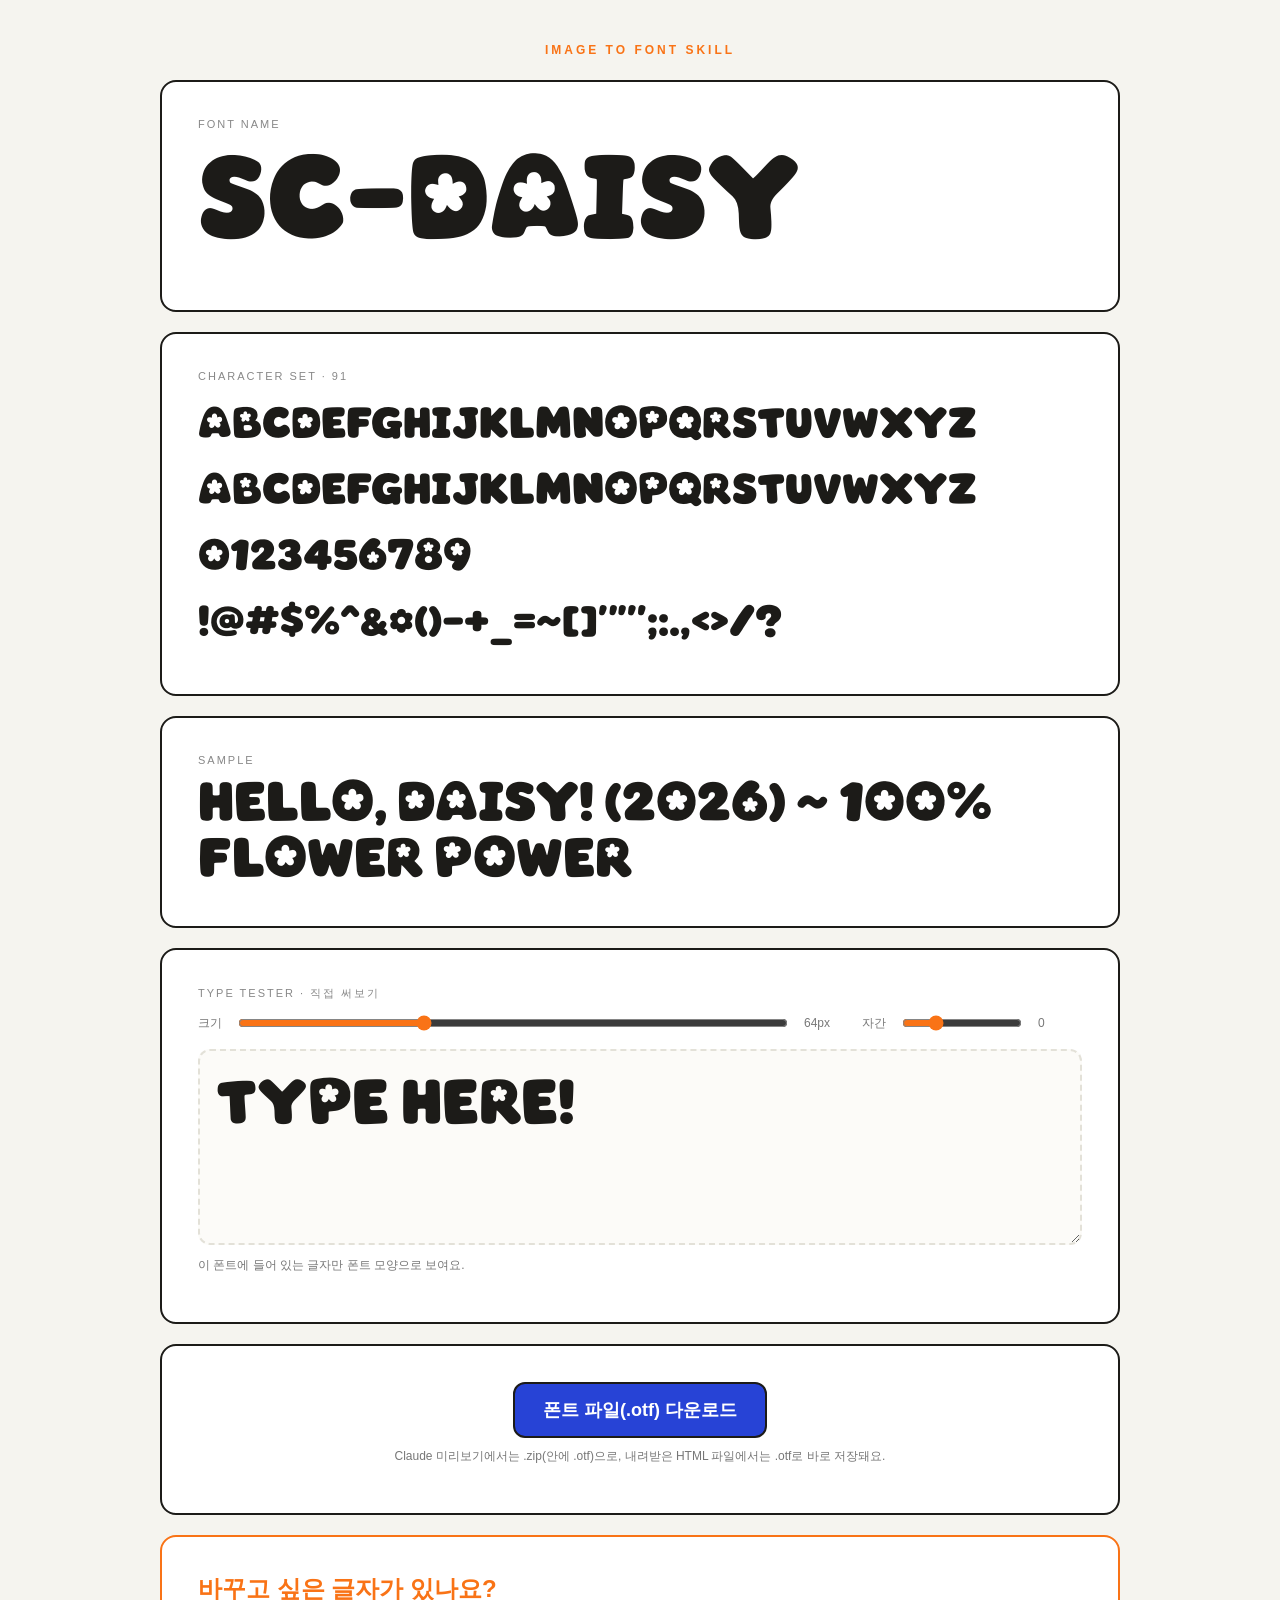
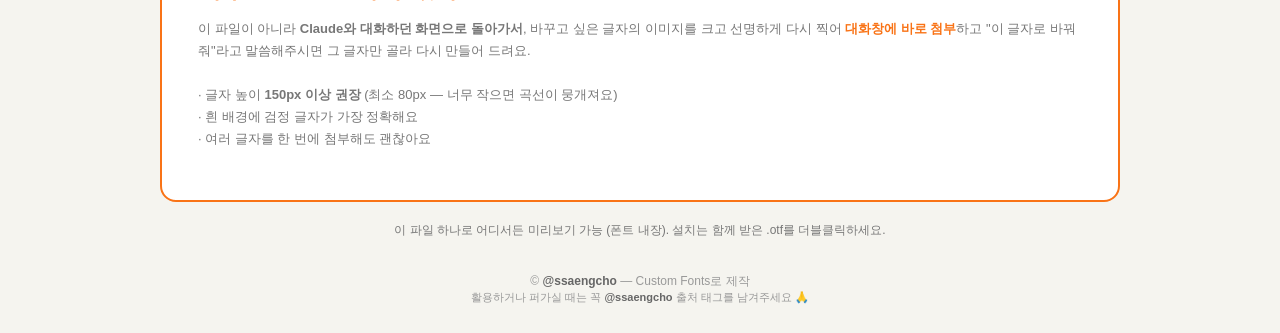
<file: image-to-fonts/examples/sc-daisy_preview.html>
<!DOCTYPE html>
<html lang="ko">
<head>
<meta charset="UTF-8">
<meta name="viewport" content="width=device-width, initial-scale=1.0">
<title>sc-daisy — 폰트 미리보기</title>
<style>
@font-face { font-family:'UserFont'; src:url([data-uri]) format('opentype'); }
:root{ --orange:#F97316; --orange-dark:#DB6812; --ink:#1C1B18; --line:#E3E1D8; }
*{box-sizing:border-box;}
body { font-family:'Pretendard','Malgun Gothic',sans-serif; background:#F5F4EF; color:var(--ink);
  margin:0; padding:40px 24px 20px; }
.wrap { max-width:960px; margin:0 auto; }
.card { background:#fff; border:2px solid var(--ink); border-radius:16px; padding:36px; margin-bottom:20px; }
.uf { font-family:'UserFont', serif; }
h1.uf { font-size:clamp(48px, 11vw, 120px); margin:0; line-height:1.1; font-weight:normal; }
.tag { font-size:11px; letter-spacing:2px; color:#888; text-transform:uppercase; margin-bottom:12px; }
.abc { font-size:44px; line-height:1.5; word-break:break-all; }
.s1 { font-size:56px; } .s2 { font-size:32px; } .s3 { font-size:20px; }
.note { font-size:12px; color:#777; }

.report-card { border-color:var(--orange); }
.attach-btn {
  background:var(--orange); color:#fff; border:none; border-radius:10px;
  padding:12px 22px; font-size:15px; font-weight:700; cursor:pointer;
  transition:background .12s; display:inline-flex; align-items:center; gap:8px;
}
.attach-btn:hover { background:var(--orange-dark); }
.attach-btn:active { transform:translateY(1px); }
.attach-btn:disabled { opacity:.4; cursor:default; }
footer { text-align:center; padding:22px 0 8px; font-size:12px; color:#999; }
footer b { color:#666; }
</style>
</head><body><div class="wrap">

<div style="text-align:center;margin-bottom:22px">
  <span style="font-size:12px;font-weight:800;letter-spacing:3px;color:#F97316;text-transform:uppercase">Image to Font Skill</span>
</div>

<div class="card"><div class="tag">Font Name</div>
  <h1 class="uf">sc-daisy</h1></div>

<div class="card"><div class="tag">Character Set · 91</div>
  <div class="abc uf">ABCDEFGHIJKLMNOPQRSTUVWXYZ<br>abcdefghijklmnopqrstuvwxyz<br>0123456789<br>!@#$%^&amp;*()-+_=~[]&#x27;&quot;‘’;:.,&lt;&gt;/?</div>
  </div>

<div class="card"><div class="tag">Sample</div>
  <div class="uf s1">Hello, Daisy! (2026) ~ 100% FLOWER POWER</div></div>

<div class="card"><div class="tag">Type Tester · 직접 써보기</div>
  <div style="display:flex;align-items:center;gap:14px;margin-bottom:16px;flex-wrap:wrap">
    <label class="note" for="ttSize">크기</label>
    <input id="ttSize" type="range" min="16" max="160" value="64" style="flex:1;min-width:160px;accent-color:var(--orange)">
    <span id="ttVal" class="note" style="min-width:44px">64px</span>
    <label class="note" for="ttLs">자간</label>
    <input id="ttLs" type="range" min="-10" max="30" value="0" style="width:120px;accent-color:var(--orange)">
    <span id="ttLsVal" class="note" style="min-width:44px">0</span>
  </div>
  <textarea id="tt" class="uf" spellcheck="false" placeholder="여기에 입력해 보세요"
    style="width:100%;min-height:180px;font-size:64px;line-height:1.25;border:2px dashed var(--line);border-radius:12px;padding:16px;resize:vertical;outline:none;color:var(--ink);background:#FCFBF8">Type here!</textarea>
  <p class="note" style="margin-top:8px">이 폰트에 들어 있는 글자만 폰트 모양으로 보여요.</p>
</div>

<div class="card" style="text-align:center">
  <button id="dlFontBtn" style="font-size:18px;font-weight:700;padding:14px 28px;border:2px solid var(--ink);border-radius:12px;background:#2743D6;color:#fff;cursor:pointer">폰트 파일(.otf) 다운로드</button>
  <p id="dlMsg" class="note" style="margin-top:10px">Claude 미리보기에서는 .zip(안에 .otf)으로, 내려받은 HTML 파일에서는 .otf로 바로 저장돼요.</p>
</div>

<div class="card report-card">
  <div style="font-size:24px;font-weight:800;color:var(--orange);margin-bottom:10px">바꾸고 싶은 글자가 있나요?</div>
  <p class="note" style="font-size:13px;line-height:1.7">
    이 파일이 아니라 <b>Claude와 대화하던 화면으로 돌아가서</b>, 바꾸고 싶은 글자의 이미지를
    크고 선명하게 다시 찍어 <b style="color:var(--orange)">대화창에 바로 첨부</b>하고
    "이 글자로 바꿔줘"라고 말씀해주시면 그 글자만 골라 다시 만들어 드려요.<br><br>
    · 글자 높이 <b>150px 이상 권장</b> (최소 80px — 너무 작으면 곡선이 뭉개져요)<br>
    · 흰 배경에 검정 글자가 가장 정확해요<br>
    · 여러 글자를 한 번에 첨부해도 괜찮아요
  </p>
</div>

<p class="note" style="text-align:center">이 파일 하나로 어디서든 미리보기 가능 (폰트 내장). 설치는 함께 받은 .otf를 더블클릭하세요.</p>
<footer>© <b>@ssaengcho</b> — Custom Fonts로 제작<br>
  <span style="font-size:11px">활용하거나 퍼가실 때는 꼭 <b>@ssaengcho</b> 출처 태그를 남겨주세요 🙏</span></footer>

</div>
<script>
(function(){
"use strict";
/* 직접 써보기 */
var tt=document.getElementById("tt"),sz=document.getElementById("ttSize"),ls=document.getElementById("ttLs");
function upd(){tt.style.fontSize=sz.value+"px";document.getElementById("ttVal").textContent=sz.value+"px";
  tt.style.letterSpacing=(ls.value/100)+"em";document.getElementById("ttLsVal").textContent=ls.value;}
sz.oninput=upd; ls.oninput=upd; upd();

/* 다운로드: Claude 아티팩트 뷰어는 페이지의 직접 다운로드를 막고 .otf 확장자도 허용하지 않으므로
   downloads 기능(아티팩트에 {downloads:true} 선언 필요)으로 .zip을 저장한다.
   로컬에서 연 HTML 파일은 window.claude가 없으므로 .otf를 바로 저장한다. */
var OTF_B64="[base64]/zADLAMOAAAAAwACAAAAAAAAAAEAAAL4/xAAAANFAAAAAAAAAAEAAAAAAAAAAAAAAAAAAABdAABQAABdAAAAAwJYAfQABQAAAooCuwAAAIwCigK7AAAB3wAxAQIAAAAAAAAAAAAAAACAAAABAAAAAAAAAAAAAAAAWFhYWABAACAgGQL4/[base64]//wAAACAAMAA6AEEAWwBdAGEAfiAY//8AAP/SAAD/y//aAAD/4v+2AAAAAQAUAAAAMAAAAAAAOAAAAAAAOAAAAAEAJgA/[base64]/gIVgihiPrJUImKiewKPErEy00L40x7TO8NM82NTdiORo6fDuUPMc91kDjQ2pFX0hCSRtLXE2LTnpPcFALUUpR3VMrVD1VUVZQVtZXalf3WUtaTls8W/Ndo165X2JgNWFZY7pmR2flaflrkGzabvxwdHGicwd0XnVGdsx4DXovfFB+qYEJgtiD64VRhn6INomYirCL4/[base64]/[base64]/c3lOeMoQiMoIqZipIIiZKIkoeTCIeShJOAkwiAkn6Reo8Ieo93jnSNCA747/[base64]/[base64]/kH6Qfo8IfY93jnCOCA743/e/[base64]/iHqICHmIfoiEhwiDh4WEhoIIhoKIgIqACIp/jH+OgAiOf5CDkYYIkIaSh5SICJSIl4qciwicipiJlIgIlIeThZGDCJGCjoGLfwiLf4iBhoQIhYSGhoeJCIeJhomEigiEioKKgYwIgIt/jn2RCH2QfpSAlwh/loGThI8IhI9/jXyMCHyMfoiAhgiAhYCDgoEIgoGEgYeCCIeBiX+KfgiKfot/joIIjoGQgJN+CJN+k4GThAiThJeDmoIImoKahZqGCJmGmoaciAibh5yInYoInIqcipyMCJuLnIycjgicjpuOmo8Imo+akZuSCJuSmJOWkwiWkpWUlJUIlJSTlpOYCJKYkZmQmgiQmo6cjJ0IjJyKm4iZCIiYh5qEmwiEm4Gaf5gIfph/[base64]/jnqNCHKNBZP3GgWQ5I28ipUIipSKlIiTCIiTh5KGkQiGkYORgZEIgZB9kHqOCHqOeYx6jAj7G/vAFbnFBYhRBYhQBWCMBV+LBbrFBQ740/[base64]/[base64]/jYKOhgiOho+GkIYIkIaXhp6FCJ6En4igigigipuLlI4IlI2TjpKPCJKOkpOUlgiUlqC6rt4Irt6mzp+/CJ6+mrOUqAiUp4+ijJwIi5yKmYmWCIiWh5aFlgiFloWThJEIhJGEkISPCIOOgo6AjQiAjXONaI0IZ41hjFyLCA75Kvf8+XEVcI1yinKICHKHcoRzgQhygXmCgIMIf4KAgoKCCIGBgoCDfwiDf4R6hHYIhHWJdox4CIx3jnmSfAiSfJZ7m3wIonQFdH4FfIJ/g4SECIODhIOFggiFgoV8hHgIhHiHd4p3CIp3jXqPfAiOfJF8k3wIk3yUfZaACJZ/l4CZggiYgZiDmIYIl4WdhaKFCKKFoIegiAigiJ+Kn4sIn4unjq6RCK6QqJOilQiilJuUlZIIlZKXlpiZCJiYlZqUnAiUm5GajpkIjpiMm4ueCIueipuImgiImYWagpwIgpuBmYCWCICWf5R/[base64]/hYKEhgiEhYOHg4gIgoiAiX6LCH6Lf42BkAiBj4KRg5QIg5OFlYiXCIeXipaMlAiMlI2TkJQIkJSQkpKRCJGRk5CVkAiUj5aNl4wIDvke9+n5cxVzi3SJdYcIdId4hnqFCHqFe4N6ggh6gXt/[base64]/iH+ICH6Hf4Z/hQh/[base64]/[base64]/[base64]/kgh/kn2RepIIepF7kH2OCH2OdY1sjAgO+UX3t/[base64]/lNFUSLWYpwighviXOIeIcIeIZ/[base64]/foCAgAiAgIF/gHwIgHyBd4ByCIByhHeIfgiIfYh6iHgIiHeLcoxuCIxtj22SbgiSbZNzlHgIlHiWeZZ8CJZ8mHycfAicfJ5/[base64]/[base64]/[base64]/[base64]/kwh+k32Re5AIe49+jIGKCIGKg4iEhwiEh29vWlcIWVdubYKECH2ABYzLBYu1iaeHmQiGmYaVhpAIhZCEj4OOCIKOgY6Ajgh/jX2Me4sIDvjj90D5UhV6i3yKf4kIfoh/[base64]/[base64]/[base64]/CIp5BaOTBZuQmY6XiwiWipWJlIYIlIaShZGCCJGCjn6MewiMe4qAiIUIiISFhYSECISEg4aEiAiDh4OIg4oIf4gFln8FkoKQgo+ACI+AjYCLgQiKgYmChoQIhoOGhYaGCIWGhYiEiAiEiIGKfowIfox/kICUCH+UgZWElgh/mwWFfQWHgYWBg4IIgoKChIKGCIGGgIl/jAh/[base64]/[base64]/gwh/[base64]/7MRWXjJWLlIgIlIiThZKECJKEkIKPgAiPgI1/in0IinYFpZQFnJGZjpWLCJSKlImTiAiSh5GHkIYIj4aPhY+DCI6DjYGLfgiLfomBh4MIh4OHhYaGCIaGgIZ8hghzggWWfQWSgpGBj4AIjoCNgYqCCIqBiYOIhgiIhYaFhYYIhYWDhoKICIKIgYqAjAiAjIONhI8IhI+BlX6bCHiiBYJ5BYV/[base64]/gICACIB/g3+EfwiEf4Z9h3wIhnuJe4p6CIp6jnmRdwiRd5F9kIQIkIOSg5ODCJODmIKegAidgKh/snwIsnyigZKGCJKFj4aMiAiMh4yGi4UIi4WIhYaECIWEg4eAiQiAiX2Me44Ie453knOWCHKVeZCAiwh/i4CHgIQIgIOEg4aCCIaChoCIfgiHfYl/[base64]/cv+T4Vfot+iXyHCHyHf4aChgiBhYOGhoYIhoaFgoSACIR/iH+KfgiKfox6j3cIjneTbZZjCJZjnVOmQgilQqFVnGYInGaac5Z/CJZ/[base64]/iwgO+dn3L/k5FX+Le4l4hwh3hnyHgoYIgoaEhoaGCIaGh4SHgQiHgYl/[base64]/kn+RCH6RgI+BjgiBjYGMgYsIgIuDioaJCIWJg4aAhAiAhHp7dHQIdHR1c3d0CHZzfn2GhwiDhAVA2AVZvmupfZQIfZN8kHyNCA75qfc++U8VgIx9iHyGCHuGfoSAhAiAhIKDhIQIg4ODgIN9CIJ9h3+KgQiKgI6AkYAIkICTf5Z/CJZ+oXWsawisa6ttrG4Iq26cW45HCI1GjWKOfQiNfY5/[base64]/lQFWGLY4pkiQhkiGWIZ4cIZ4dxhnyECHyEgYaGhgiGhoeFiIUIiIWIgoh/CIh/[base64]/[base64]/[base64]/[base64]/[base64]/iIGGCIGFg4SEgwiEg4aCiIEIh4CJgYuBCIuAjYGQgQiQgZSAmYAImYCdgaKDCKKDoIWgiAiphQWLcwWLeo1/[base64]/jX6LCA75zPdd+VAVdox7i4GJCIGJgIh/[base64]/skCPsI+yROPoWACIWAh4CKgAiJf4yBj4IIjoKQhJGFCJGEkoaShwiSh5SIlYoIlImUi5SOCJSOko+SkQiSkM7e9xT3NAj3E/[base64]/kXqSCHqSeI92jAh5JBWRjJOJlogIlYeSh4+GCI+GjoaNhgiNhYyFi4QIioSKhYmHCIiHiIeHhwiHh4WHhIgIg4iEiYWMCISMhY2FjgiEjoaPhpAIhpCIj4qQCIqQipCLkAiLkI2RjpIIjpKQkpORCJKQko+RjAgO+GH3iPlOFXiMe4t/iQh/[base64]/gnwIgXyEe4h6CId6inuNewiMeo98kH4IkH6SfpV+CJV+kISLigiLioeIg4YIg4aAg31/CH1/gICDgQiCgIWBhoIIhoKGfod7CId6iX2LfwiLfo1/[base64]/fnkIeG8Fb6cFbqYFpp8FnZiXlpKSCJGSkJOQlAiQk4+YkJ4IkJ6MnoieCIieiJqHlAiHlIeThpIIhpKBlH6WCH6We5V4kgh4knuQfo4Ifo1/jIGLCIj7DhWRi5CKkIkIkImPiI+ICI6HjoeNhwiNh4yGjIYIi4WKhYmGCImGiIWGhgiGhYOGgoYIfIMFfZ0FgZaFlYqTCIqTi5KOkgiNko2Pjo4Ijo2PjZGOCJGOkYyRiwhW+6MVk48Fs2MFsmIFd4QFfoZ/[base64]/[base64]/iIAIh4CGgYWECISDg4WBhgiBhn+IfooIfYp+jICPCH+PgpCEkgiEkYWThpUIhpSHloqWCIqWjJaPlgiOlpGVkpMIkpOTkpSQCJOQlo+YjAgO99r3cfk8FX+Mf4mAhwh/[base64]/[base64]/[base64]/[base64]/[base64]/kQh+kH+Pf4wIDvdx9w75VBWAjICKgokIgomDiIWICIWHhoaGhAiGhIeEiIMIiIOIdIdmCIdmiXWMhAiMhIyFjIYIjIaOhpCGCJCGkoaVhwiVhpeJmIwImIyUjJCNCJCNkI+SkQiSkJOblqQIlqSToJGeCJCdjpmLlAiLlIqRio8Iio+HkYWUCISTgpKAkAh/[base64]/CIZ/[base64]/[base64]/CI1/[base64]/fn0IfnyAfIN7CIJ7hn2IfgiIfop8jHgIjHiOepF8CJF8k36UgQiUgZmDnYUInIWciZqMCJqMmY2XkAiXkJWRlJIIlJKRko6RCI6RjJiLngiLnoyWjY8IjI+QkZKSCJKSk5GWkAiVj5WNlYsIlYuUipKICJKIkYSSggiRgY1/in4Iin2IgYaECIaEfHtxcghwcnt5hX4IhX6Ifop/CIp/[base64]/kICOgIwI916LFYCMgYqCiQiCiYOIhYgIhYeGhoaFCIaEh4SIgwiIg4h1h2YIh2aJdYyECIyEjIWMhwiMho6GkIYIkIWShpWHCJWHlomYjAiYjJSMkI0IkI2Qj5KQCJGQj5COjwiOj5CXk6AIk6CSnpGdCJCdjpuKmAiKmIeWhJMIhJOCkoCQCH+QgI6AjAgO94/[base64]/ch+IMVeI1+i4SKCISJg4iEiAiDh4OGg4QIg4SEgYWACIV/iH6KfAiKfI1/[base64]/lfFXyMfYp/igh/iX+If4gIfod/[base64]/syFZaMlYuSiAiSiJGHkoUIkoSQg4+CCI6CjYCLfgiLeAWhlAWakJaOk4sIkouTipKICJKIkoaQhgiQhY+FjoUIjYWMgot/CIt/iYKIhAiHhIeGhoYIhoaFiIWICIWIhIiEigh/iAWYfQWTgpCCjoQIjYOMgoqBCIqAh4KFgwiFg4SFg4cIg4eEiYWKCISKhYyFjQiFjISPgpIIgpKDk4OWCH+bBYd/[base64]/[base64]/[base64]/nH6YCH6YfpZ+lAh9lHuTeJMIeJJ4kXeQCHaPdo52jgh2jXGMbIsIo/[base64]/[base64]/[base64]/ibyLuo4IuY6ljpKOCJGOkZCSkwiSk5CVjpcIjpaMl4yYCIuYipiJmQiJmYiXh5QIh5SGkoSRCISQfpB4jwhvkQWQ9yIFjumNu46NCI6NlY2djgicjpiQk5IIk5KRlY+ZCI+ZjZqLmgiLmoqXipMIiZOIlIaWCIaVg5OCkgiCknuQdI4IdI5qjF6MCA74/[base64]/kXyPeY4IeY50jHCMCA75Ovc4+VIVe4t9ioCJCH+If4d+hQh+hYOFhoYIhoaHhYiFCIiFiIKJgAiIf4oui/[base64]/[base64]/jgh/[base64]/5fRV2i3aJdYgIdIdyhG+ACG+Ac4B4fgh4fnl9fHsIe3p9eX54CH53gHSBcQiAcYRxh3EIhnGJcItvCItujm6RbgiRbZNylHcIlHaVeZd7CJZ6mH2YfwiYfpp/[base64]/in8IinkFo5MFm5CZjpeLCJaKlYmUhgiUhpKFkYIIkYKOfox7CIx7ioCIhQiIhIWFhIQIhISDhoSICIOHg4iDigh/[base64]/[base64]/[base64]/mAh/mICVgpIIfZUFoLEFmKSWp5KoCJKoj6qMrAiLrIqkiZsIiJqHnIacCIachJyEnAiEnIGcf50Ifpx/mn6YCH6YfpZ8lgh8lnuUepQIeZR6kXyQCHuQeI91jgh0jneMeYsIf/[base64]/lgh/[base64]/CIR/[base64]/kQh/[base64]/iHuKdgiKdot8jYIIjIKOg46CCI6CkIOQhQiQhZGGkocIkoeRiJGKCJGJnouqjgiqjZ+LlIoImIkFk/[base64]/[base64]/5PhV+i36JfIcIfId/[base64]/[base64]/ioKICIKIhYeHiAiHh4eGiIYIh4aHgoiACIiAg2aATgh/[base64]/[base64]/lAh/lH+Sf5EIfpGAj4GOCIGNgYyBiwiAi4OKhokIhYmDhoCECICEent0dAh0dHVzd3QIdnN+fYaHCIOEBUDYBVm+a6l9lAh9k3yQfI0IDvmp9z75TxWAjH2IfIYIe4Z+hICECICEgoOEhAiDg4OAg30Ign2Hf4qBCIqAjoCRgAiQgJN/[base64]/j4CMCA75Hvgb+VAVYYtjimSJCGSIZYhnhwhnh3GGfIQIfISBhoaGCIaGh4WIhQiIhYiCiH8IiH+KfYx6CIx6jX2PgQiPgZGDkoQIkoSVhZqGCJmGsYnJiwjoiwUrIwVLRmFbeHEIeHF/[base64]//[base64]//AAEP/4ABL/8AAZ//YAGv/rABv/7wAc/+8AH/+mACD/7wAh/6IAIv/IACP/8AAk/6EARf/wAEf/+ABJ//AAUP/2AFH/6wBS/+8AU//vAFb/pgBX/+8AWP+iAFn/yABa//AAW/+hAAwAG//5AB//xwAh/8QAIv/jACP/3gAk/8cAUv/5AFb/xwBY/8QAWf/jAFr/3gBb/8cAFgAO//wAEv/7ABr/+QAb//QAHP/7AB//9gAg//sAIf/5ACL/+QAj//YAJP/0AEX//ABJ//sAUf/5AFL/9ABT//sAVv/2AFf/+wBY//kAWf/5AFr/9gBb//QABgAM//YAFP/wACH/+wBD//YAS//wAFj/+wAOAA7/7wAQ//sAEv/uABn/+gAa/+kAG//8ABz/7gBF/+8AR//7AEn/7gBQ//oAUf/pAFL//ABT/+4ADgAM/7QADv/gABL/5gAV/54AGP/zABr/6QAc/+cAQ/+0AEX/4ABJ/+YATP+eAE//8wBR/+kAU//nABQADP/2ABT/6QAV//MAHv/pAB//1QAh/9oAIv/yACP/1QAk/9MAJf/pAEP/9gBL/+kATP/zAFX/6QBW/9UAWP/aAFn/8gBa/9UAW//TAFz/6QAIAA3//AAX//sAGf/7ABv/+wBE//wATv/7AFD/+wBS//sACAAO/+AAEv/kABr/6AAc/+QARf/gAEn/5ABR/+gAU//kABAADP/fAA7/7AAS/+wAFf/mABj/9AAa/+sAHP/rAB7//ABD/98ARf/sAEn/7ABM/+YAT//0AFH/6wBT/+sAVf/8ABoADv/sABD//AAS/+kAGf/6ABr/5QAb//MAHP/oAB//8wAg/+4AIf/2ACL/9gAj//AAJP/tAEX/7ABH//wASf/pAFD/+gBR/+UAUv/zAFP/6ABW//MAV//uAFj/9gBZ//YAWv/wAFv/7QAaAA7/8wAQ//sAEv/yABn/+AAa/+0AG//xABz/8gAf/0oAIP/yACH/nwAi/8wAI//wACT/QgBF//MAR//7AEn/8gBQ//gAUf/tAFL/8QBT//IAVv9KAFf/8gBY/58AWf/MAFr/8ABb/0IAGAAN//kAD//6ABD/+QAR//oAF//3ABn/9wAb//MAH//3ACH/7wAi//IAI//1ACT/9wBE//kARv/6AEf/+QBI//oATv/3AFD/9wBS//MAVv/3AFj/7wBZ//IAWv/1AFv/9wAEABn//AAb//oAUP/8AFL/+gAIAAz/8gAU/+wAFf/6ACH//ABD//IAS//sAEz/+gBY//wABAAM/9EAFf+mAEP/0QBM/6YADAAV//QAH//6ACH/8gAi//wAI//4ACT/+QBM//QAVv/6AFj/8gBZ//wAWv/4AFv/+QAaAA7/4QAQ//gAEv/eABn/9AAa/9oAG//vABz/3gAf/9sAIP/hACH/1AAi/9UAI//wACT/2wBF/+EAR//4AEn/3gBQ//QAUf/aAFL/7wBT/94AVv/bAFf/4QBY/9QAWf/VAFr/8ABb/9sADAAb//gAH//2ACH/+QAi//kAI//3ACT/9QBS//gAVv/2AFj/+QBZ//kAWv/3AFv/9QAOAAz/pwAO/+sAEv/xABX/ggAY//YAGv/0ABz/8gBD/6cARf/rAEn/8QBM/4IAT//2AFH/9ABT//IAAgAM//UAQ//1AA4ADP+rAA7/8AAS//IAFf+mABj/9AAa//MAHP/yAEP/qwBF//AASf/yAEz/pgBP//QAUf/zAFP/8gAOAAz/vgAO//cAEv/3ABX/ygAY//QAGv/3ABz/9wBD/74ARf/3AEn/9wBM/8oAT//0AFH/9wBT//cACAAO/+8AEv/1ABr/+AAc//YARf/vAEn/9QBR//gAU//2AAwADP+wAA7/9AAS//oAFf9+ABj/+wAc//sAQ/+wAEX/9ABJ//oATP9+AE//+wBT//sACAAO/+4AEv/0ABr/9wAc//UARf/uAEn/9ABR//cAU//[base64]/[base64]", ZIP_B64="UEsDBBQAAAAIAGu1c13Odh2vL0oAAKSZAAAMAAAAc2MtZGFpc3kub3RmfLwJlCVXeSYYJRHmo23L0O10G4PbMsaYMcZIYrMw0KzyAkhCCCGVJITWkkpVWVm5vnxL7HEj4saNGzfWF2/Jl1lZWYsWhMwigyRADRgPNkP7uN02ZsY2XvrYHtw9PWeWrJzyHObcG6+E7D49depUvarz3sv3Iu79/2/77w0333yD9i80S7tcu/K911135YX+4ClNe9FVmpYs/tqNN3zktVe87jc0LdvRtB/iN3zkDdc89H/r12vaoZdqmvaJe4/fvfTzj/z85zXt8mOapu09eP/d9111+rdrTdMe1zTtLQ8+eP/dl/0/l31G07S/0TTt1Q8eX+386X/SNE1rrtK0Q6vH7+4saXfeqGnaIWia9kOLdx+/31n/mb/QtENLmnboH5dOrKxql8vnv0j+vCu1Q/Lxy8f/xvmDm+76sbf/X9rll/+d/J+/ffUnTzz/909+/6rLf+nyKzRNu1y7TGt/HdK0yy58/6Wadvn7f/A//+TXnZp2o/pTu/yyWw/9n5quaZfRy57RNI21fx/6C+3qQ5e98CXWP3uXW2+99VbtXdqVV758/rOu0P7g0k+67JnLPq9dqV2pPtFLta/PX3lIw/Of5TLtxRrmjy/XXqP92Pzxi7SXam+eP9a1H9beP3/8Q9pPaTfOH7/0Be/zMvU+l2uHXvQS7ZD2Uu3o/PFl2hVad/74cu19Wjh//CLtSu2b88e69hPaP8wf/5D2pkOXzR+/9AXv8zL5Piv3vv6+ux9a2bzp/iNrx+5efu/ayuqJ49edWFxdedt7r3vjW69Zvvraa1auWbqm88a3vvG+18+fdelFV87/fcv9yysPnVi88qpfvvq//yJtRbtXe712n3a39pC2om1qN2n3a0e0Ne2Ydre2rL1XW9NWtFXthHZcu047oS1qq9qK9rb/5lVv067W3qpdq71Zu0r9KR9fpb1Ze7N27X/z3Cv/2c+4Rbtfk5/jIfX+V2pXab+sXa29V7tOe6P2Vu0abVm7WrtWu0Zb0a7RlrRrtI76/zdq92mv/2fvJO/R5eo+/Yj2Iq3RNO3HtZdql2sv0t6gXau9Szus3a7dpXU148qXf//7asVfpb1Ne7d2u3andrdmXPmT8n+//4ea9v3f//53NO37f/X9p9R7/rimaVepu/8rz/95SHuN9m+112r/g/aL2i9pb9V+WXuD9nrtau3d2lXau7R3aO/R3qb9qvZG7e3aO7Vf0N6ivU67RrtW+5V2v/33fx3SXnSZdujQoVf8/9yyQ4cOverCK7QLr7zswk9ffuEnX3T64n0Hzx3s6vsv+bH4p2Vh+Zf7d79Mu/zQoR955atfsAj++fq49G/5Qw9p2steor3q5XID/awmP8O/1bQXa9oPa9pLDmlXyAuqvUvT/o2m3aVpb9e0d2rag5rcFe/WtFce0n5G7hHtSrmztB/TtB/VtFdo2ntert15mfxC2osve+vlP/6i/+mH/hKv/hc/8SOHf/T4Sxf+5Tt+fPavX/eT3/ipP3vl6k9/6We++7O3vor83Pd+/j2v+cVfePK1//vr/tXr3/SG5Or//MZn3/Tv3/Lmt95z7U+9rf+r5dt/9x1//K6/fu/R99/16+/5jVd84I4Pxdd3b1i68Yc//Jsf/rOPvO7md3z0w7fceMsff+zox/Zv+8Dh629/++3/x52nP/6Fu+75xJvvvu3epx/4tSP/6aGDh8Wx7yz+49Lqyd2VF69+fO269W92frT7hv6NxiP2S5xvu9/zP0yM8C1RQ5+M//rCP1yx/8ErDpYuvOzgjoU1thwtEZwgy+6ag1W7Y/UsdK3eoNdFt2v0rB6srr1hL8Ne9pbIEshStMzWwNb4ijgJsVSsluso1+vOsIu6O+qP+xj3J8bUwtSaWbsOTjlnvPMBzpOzdI9hj+3xvQx72aliu8Ks2qrHDcbD0agZoxnX03qGalZs5zvId8QuPw2+y07TPdDT4U44QzAjM28Gb+ZsWzswdwaz/[base64]/kcPiecCBBBclKClFERl4hLliUCTIiybNBs6+tCH3Arcwo4uVeEJYIyKlkJVrKCZ0gyLtIUPM1FJVCKmtcMddxEowDbvk73dDpJGlEhrdI8FUiFSLMUGS/kE6+4cPP+UwfXLawmPeZQONQOnRBOsLh5xzHcfmypQwiIT/zQR+CHdmQgMmJTXTfuph64J/zMQ+ZlJAuRBVU4phjRUTIS2Ml14+J7dOfiS4IPxjZii7kJASPCzdXt8uQrwmEwDTAlk2gSY0xHrGFoWM0rgSothBAQIs3TCmlZ/dVk/62Y7L+1/Ft2CmyHjmiOKA/zoECQe4VVwMqNrJuim27w1QRXXPjf9r99cP3CEl+iJwKcCNZJn6DvD3zLh+Vbnu3Bdm3HsWHbzsDpwul6m2EXwWY0YA6YwxzuInGFU9jI7dodeRh5I/kdx7RmJUfJC56nyNNciBwi5yWrwWpW8BxJnmZZBiEykXEIniVZAsGKuKQoaRHmBDlJfe6De8ylNqhFLNeAYxxf/Nid+NidR4/3++j3TcM2YBmeHboI3dChDiKHmqwP1k8Gas1zV61o4ec+cj8PihB5WEQFRUE/F/0JxZ9EX42fSPAEO5tsc8ySkfrUPEvTFGkqCtFADJMxm4HNwgkZg4z9yhfwhSOsFCZ/[base64]/A94oA4oUUtUJOZ8naYws1knckDVXWGdBpjSptI/iso/MxF5nA7NhGboU1kcSAkiBBEJPIoPOpQm8GKTT7IMBBGaQ1h1nbhpfBSM+kz9JkRWkQuYdex4dieHTgI7MikBqgRm7JO2cIqDBRGYRceCm/ojh2MnbE/[base64]/XuxsbGOtbXH7r78Idw+EMn7nU24Wz63aiLqBsbiYvEEUbZRbmZm8KH8EUgQogwD8sIZVTThqKhn4p/N8bfUJ0e0elK3Gc+mJd4l+ocQUbU3irCKmwiDKMhrWPU8TAZc4x5xdt9LrIcWZ7mvAQvkgnbQ/Kkfo7pW2zIco5cluy2rokaac1HyRRsGreXMayDHCT3hZPCSU3eTbCc6MX+T+nib5JnaQVa0jIsEBZBTjKQzM3sDLYYiC5Hl2+yLsPFV1x8buELv6OHH9bDG/VPMP2uWH/6d/QrLvyH/T85eP/[base64]/KTXPVhcsPji70WI/2AnSDvm+4GLgbvZPLWFre2Bh00e8aXWMTRsfcsNZgrjob3ia8DllrUeF63EXcTdbFCsRKtpH3kPeKQWWgNEb9WQ9bvak5djF2p97Mx8w/FZwJcSbcjWYMs3g7mXHM+FY6EZiISTYpMSkn9WSEyagZ1WPU43KSbyGfphM+Bh+xabyNeJtO1TcL67BCWPqNM4Yzdhq7hlUbdbdBd9irujm6eU8MONZT/fSuPh43o6pB2WRlItsvy+IccR61oMmvnKrtOjmsbJD1Bfqil/YZjl/82kLJCioiiCgNRQARpJ4Ce4ktu0pfHwu95CUrZUPN2ieKQHgQHncUUqAeDRAFYRDIVuESg2DD0wtbF57wuAfuMpd6oG7g+R48T2Iq+KFPPQaPOalTwM69ghRwhzqx9dAjvsKNP3hiDC/2GWlxY5gi4KGIcoR5XCQ1kjotsxxFrZup7iRu6gm4gmRhhlBEBavAyqRIMwkAhWr+eVIwSDRSh5gQPZ7ptEkqnoPnaZ4L5KLglVxDh/b/8OC2hdvj2+ntIQ6HxwODwCC27xP4z2NDN5JVgx6Nb0Z8c3KU2+B23taJiqgCMaFySbBRUqUSN4k8R56lmUJKSc1kDWRVwsF4xWcJtpIdthfjU7H+vovv0m+/+OIT13mrcFfDLrPAzMRRkCclCtIPiVx83na4Q7FDJ7GEZkkLzXheqP278/QTf44n/vzst7a/jNmXxp8pz6M8l+6yKeIpHUU1wjqo/Rp+7RdeBi/zhJfC5Q63EljJSvJggiPJ3eyOGFcc/OL+Px6cXFhKlulyiOVg2VuxsWxvOpYL07Ecx5GI0nJNuKbX9dbhrUXrrAO2wTfzPvJ+3Zv0sbuqrxp63zFdz4Preq7vwHf8vteB1wk26AboRtJN++D9rF/0UfTLQW2hNofWyEFjN25DMPS3/F0fu/[base64]/JQkBAlhntpUxJNX0HNDj8KlPiMJSOLnTg1jqgdyNwUthvMDEsGP/FhtO5IQDrmX2k2SswIs52VWomh0i+se87gCwUEWqo2WsQxMJJlQPIoL2e7nX6CghcSYOh3rtGVmPEtFJpCJPCkZ4ovfWhjGw6gOUAclySUuzVxhI7USK7YkFjR9C77pO7IR+m7ghnBCKzJiSMplC9ipk7kl3MKvwiGCoaQgalcrWCXyPEOWFYoGprJF4IqDf7P/9wcrCyvxarQWYDXokK6Prt9zFY7umf0Ben1jYPVh9SX3gdvxJQEKN6ONeB3xWtLhffCe6OZd5N2iV8q6X1ili8Kt3MZB4wz9mqAm2/55gqccfeWE3uvYA2KBWKEZG4gH3MxsiBaMF17tjT2MvVEwDjEOR9E4xihWhHGUjstpg0kzGjdTNJPR9ngP473x2eY8mvPVuWIP+V52Oj2NdDc5zfbA9iKpHoRbZMvfgj/1pqpPWBNjjMF4MJTqQdUrOwU6RSfbTLHJ15NVhvWLWKhYQTOJALNWFEhdVfDZvOBPhF7zipUKxEQlQUkyP3WQOokbO6BOYHuS/9ueEaDj6cOuXljCkqXJom4kaQPxPR+e7wcBBaFeLIk/c7kn4Am38GqYE93t6b5FvCBAEPjyjruhG3kMbuxyJ4Mj/CKoEFS0ZDlYnlZFjXqqG22Jl8+QNDpHkM/Fg6QQBUSeZYqVlokSAypZ4sdEp9uyxA/TErzM8iJDkZVtiS8v/OuDuxb6bEBNCjMyQzOEEZjE9GH6lme5sNxBv7uO7nr3ZP8Yesd6d3dvQfeWwV3OA3AecO/z7oV3T7AcO4jtxFHXMnUzH8LLJEzMwyqQXSBoWoVgQrdiTOMJGycYJ7UEOTlvcXGaZmkOSfpFg7TJipKj4HvsKYbPxbtRGiINhZP3kfUzS+2jyh8FaIJZtMuwy07xbYGZmIg6R52XeV4iK9OhhBfjaNs/C/9M/0vL38bytze/ZJ+BvWeftnZg7VjbxgzGbDDtjdEbd4ebJTpFXxgcBh+wPsPGxWuk6BSrr5MFkmt7wk0VTpCiU9zRT5VSdOJFWxHUE3PVoXxF9BOfOYr3RU7oIXi+KoWqx3uyfJmh3gz0whEO95C4zFHCQOD4LnxXlgW4gRf5kif6zE/gM0l24eRu4aolFZh66PiuXJ2O6ynRyY2cGE7szetiKtubILmERQWtkiFYLYZFg3pL73PdSuxUyVheEShZqowrtbIUNFBqU5qKNJOwtFR6TTyMhgGmvh7t6LRhTSppTVYWOYq8SlUheuf+fz742MJxdix+OMLD4cPBMR/H/[base64]/[base64]/oVfBKuQ5hlXbmpLBTO7GkWORSn8Knlt+z0bMGnoLoRmhSGNRIDIGBuKQh15KryjIs35q1IFAMM4khskIJllXWZGiyppWSS1pQ5LTxpw6mztDPJFAraMVQxaXU0kpe502Npi6rvEJWiqrVNWqlhdIqKhGVQaE0bq+QH6KwC1PupEEmOVymONyAryXH5N15//5vH9y0cCw+To+FOBauhB2CDhkEsvQRP1C9MlCymx2shg8iPBJ9nH4U9GZ2Q/IbSH6d386PgR/jG7Jd28JVmmgWXNIqIjThOFIS7qPx5xk+zz6ZnEqwk5zipwR20pmYZBiLWbnTYGc4aZoGTVNP6i1UW+VOsYt8N9tN98D3krP0UdBHwkfIeZDzZIc0II27ZUoHw5waUgYzaqPEoOwVEoPknWxDYD1d5+sc68lJdizG6Yu/vDBkVdT2lJbMXOKeFjPBNvWtUq9FncrrzcpWT8n93EXmplZigBmxLSuBRzwp47iOb4XoEn28oVdGZksNy2e+2kSRp7oOUcyNqO3uXWKWNrcyWJlVOjUGU93r6sQitie5qutLYHKpi7iJI+AIue8RiFBEGSJBC1YjrlKpkdTbeld2EUvYitSWCsFEpUTXBW/Bap6X0qwoE7WK6qgJMSN6tKtHYzaUan+Vl2WOMq9V+7jwHy+85ODGhXvie+k9Ee6JHgqXAiwFG8TwYHhOW76kdIXADTvhIsLj0T3xrYhv5b8h3gbxNn6Yd8G7aU/0IfpCwoZ53yiCKhxGqMMZPRNjj341+W6K76ZP85qj5nmScqRJylXTU2SVK+YMVrARnYHOomkwQjAitV/CL73M4/C4yyWIY8fozRQ302Oxl8BNSBoKyTMypXgm0o3houRNgibZTs4ynGVbLE+QJ3lLLWSXBRe8SEokJavoELSO6kDKGSQnKSRqbdkpuy/GfXSdBRxBEnHKQXmcK36Q5urNimSYoGbn2G8zPBWfZVWCkpVc3oc0zzMJkoQCSaNkFKtO2ERDSYor+cUKN7cELDHg/QQ9doLdE+OKC/+w/7cHH1p4X3wbXaI4Ea2EnQAdYoYkBFEAWGrbVmCADIL7ww8i+GD0AfYBsN9MPso/Dv5xfuKSfeGD+5nfEgS/[base64]/2se0PzNPWThlnXbO+NjzzoRnY5yhu8l2KgU6McmxW+rC1rnkvFICk3sbIqrpVJoEY9ZwNLycG0f/[base64]/QI2artLRyuxn2lEhF300vLoBeXGC/wo+AH+GrP2i9mV+RUYDRpf08Zare1alyq4ustU2Ldrucj58FfZad4SmSNOOyRCVjthNjJ25iJRDxiEdIoiRiIVjIluhh0NuSY6mB1BCOomQVaVo2uBdjL97mUyk9D7O8QF6IlsQk8zrw99H++xHtvz/8u6CGLHRuDje3leWZ9nlHesjH9rcOPrzwcXY/PR7heLgWGSEGoUVcH67ve9J5c6J+vA66nnTFAGk/k/pI6Yz87RCzsA4ZBYtYoNwkekd0DcKLL9cXfX0jMEMJzaVoTC41sNAN3dbhVZTSYFZiIZElUrpQ3FcIoSSqRD4WPEfx5ejZ+GmOL/Azl5yC9ptWfChdtiFrEDe0iUaS1QznvUMxQEN0UpzIdLH/Kp3/ffKMQspVsiVdwEYo9pZV6QjpKBm3HWFIC0g5ndQglVso3tkTqxyr/Cj7uGzU/[base64]/CJl9lS7IUvG3/Vw5uWujFA2pFMEMzMHwYvuvPWbTihaETWQhN+svxxfcgvvgedpVijc+vo1TqrFLYbDMYIabBNj3FcIqN22BD3vY1IZTYqSo9r/gZ/hT47+l/9D79mTseOzYxMDGGrsKkVTRUXihX5KbOFHwbNdMZprOqUZqTrHqgVVC7NZy6t7W8h+W9E2ePn8Wxs90JyeFW+le/qj/55LnzW7uYnqrHvJAWaht3iWoJsId+7ZXwSrswCxjFQBapXmowm8KmyhP0ghMnDn8Mt31s8bjjYWDp7Pf1+HPRuWAEMiIVkUXfS125QGxucZjJgPUkmvnr/Xcd3LTQjWXzgRGagSlJlCMv69znCL3QVl03ujN+J+J3svcmv47k15M7khNITvB10UfaF1ZrMMtEjAhkDgNFWEcjilH0xfivEvwV+2qyl2Av2WpBZpWVJcoyG4oJ0kmypSSEcKtNYdRuAbdwM7Wg3UTp1ovxrRQfo4uxMoOCnNagNf1K/F8Q/5fofwz3EJ4OJoHU5T3lduWGkKkY3k26Emt8e/8TB3ctLLKN2AhhhNIAhu07jsqeSNKI0CAPkOvhfyh4R/h6hL9Eb2QrYMusL3eJn3rChXAzryAoSCFTDkU4ifYo9ug2U1b4UJSqfGSp0sFLVYv4p/jvgn89eYwJJLnOqc5os3z6Npy+dXxinlyRbnzYxFOGKRsqcCq2Hjn/HJ76jp7YOvOSo8n1YNcnD/[base64]/1dx/1dPPjEYod/0q65s0ht8hWGZdanURSI7dALYUjN0IfkgGUgAvkYXES3Se5Wexg7zO5Dczu9tufKJdAXpiugKC8LKHYXDK38YYhhMI9V/d5IdgW0xyZocTV60Eq3spHJnPka+Cucv9NLTBTm99NnD+OzhM8eGFoZm5SjtfH5rttpbM0tkjUiHWVWiKvJajCSY/2z8B4j/Pf2j8E8R/[base64]/KT6mkYyqTjsm5+HHQx8LzZA9kz92zzsA6Y+0qtdmYKJ2gX/dr9Or1arnGcrWcr6ZYTdeS9Rjdi+9cyFkZ/SDpWDiZncqYUWJSE3RTP13oEzHisvzSuVeR+zL54HCD9cB61FK1y/dbOk88RedDV6nNtannjnBSq3WibFA7ciTadomqfEQK0/BCmxoMBjOFVcIs7ao1MPyBHti+zEI6juPJQkKsyGQwmZ2oneOnch+lQa6QBx0mI7BGjMqRzDZ2hG5w2W5hSQRQICiiKh4iluG6HEnWJuiyXKiQVp0os6hRarOn0zO6hJMqZiMKVUNzoYyEnBVyhbxv/3sHRxcejo9GD4Z4MHzIP+rhqLvmKpfWsXwD/iDo0g1EG/[base64]/LTqhhKv6ub6WbqCNW6AyHd2uxSWLbgMjrDhVCuRItZipaaVdJsnfh6NJKWbKmuZla0tldaygVy+sIrD04sdOKV8BjBMf+Ee9LCSatjm3KBmI5lwbQGvd4aumvGinUS1pKzSB6G/3B0jB0DO9bS7cVipZIlpN5sehh2x71ZH7PezNh2MLN33bM+zvhnw/MU5+hesitwKt3JtnPM8kk4HKAejIyJhbE58mRKMRxSSS+TOq0z1KIuagkpC5XcyKSwIGWMIs5Bc5pL4T3zKrOB2ViVk2NQ6Tu/pTd79bn8PPLz6aPsccSP071ognAcTMkUZOpNFdO1p+YWjKk5nguVKmrdK7slNsuuTMf0RCddk9B+g23GMC9eLYXKuM1z+cp3u1Q1TDoAXdfPlPo0G3F57WkZyQxqoMxVyfNTF9xNbEVpIjuQQl3Q4lVLhnJXHOVczCubldhqRUVt/rLVK31XhkCd0KZS8GauKi+pXRkTdHZ1Z1P3Tc/2WgXUlu1PRa2lXqkUOZ8rvSzIgwqkpEM2BhuLUdlguK0PEt1mVqqwktOGscOajkCbpFZ6ZVEoM3HIxwwjpgrQlqfT07rURZTdlZcqLFaLJlEI/TsHNyw8yI7RpRBL4VK4LI2GDX/goe/ZjmfDswNDOu3d8K7ofQjfR3+Vvgn0TexjqvJwq023qNChX/tTggmZhbsUu3SWTKSXNWwDNKJQEkx6nj8L/myylzAkbGjvrGNnfe/[base64]/w2tBso8u63zouXuDIt5Gdy9RRRmUi7LJV2WT7UDa47ySW7LItk/aJZnCEWiZKUM9GaYYVMTVbSLgulXUYnOpUeyzxLLhW3Ii2lKPEn+984uHHhBFunBsUg6oe9AL1gIGNnhm94hgPDMZVqaLqmZ8IzySDog/SiHu2CdvlmtoFsIxvISu9K7xiF2zgzC1vWefPTfXy6v2vLgLqfEqm0BIyoixm2X90NpDgXDViPo8c38hWJWjaFJQm5FVgeLFcOPIA4xAoNBIPIlBEXi9lK702t3EJmFXbloHRqr/Ew9BoyVjKRjDFtB1vRlGJCt2MFGHeSWYotvpXNCmzlk1JCrqquSkmbizqXmWQxTIdIh7xJRkhGbCplvFkwk7mQLX+kjDNfiQO5nRsljNLMTZk7P17fPsXh6ckqTBGmkaA5aMZEIhUomURQyrnywUbRlMhJBW/iYeLVJJeuWBGrbSTVfOSy/5fIy2yOaBvWgA0jGWIMpAEmU5pGuV5jvT5ZSm0vXxQnZB9auLBx8CsLD7A7optC3BTe5H/Ew03uMSKDrqEbtPFcR2ZqpOQmpaa4n8zpvLSKhKsop4wny6IbZnKHz+JHOR5NtuW8QRPpxcXrdHHxh/mHVECeu3NoI16QVK9COZoQTePTiUTprU1ZZYWU3GXLBC95WzjDr3j/K7y/D78Syww3LxXqmsxZbTLkqGXhlApAVqjyyAsVYIkb5ZlIlgUyD65eCtq5XAGBteSIvCTY/8WDdyz04n6kSKp9Se5so/h2S2m64QbCDXo/vRn0I+xOKT4+kB5XUdV8uV5GvVxvDKUEPjRrB7UzdIdyqY19FVXdJqdCnAp3WnN2dmmNbeWY5qNCJeaqsoWVZV4hL4tJuYNypzgtzkKcSc8kZ5GcjZ+kUrQMP0c+BfIp/4wvm6vbOBXs0sxVyrSfGDEGsUVlPC1y2xEbGVpTtzW0EFrxPen7kb6P3UqPIjoaddRMktS6QKRf1/ryakLHj5WAq3C1L4I0Up5SIfOyw/AUfRzR4/Rp9ntg36BPRDInHkpgTXIvb7VlGWiRLo6UPA5+Yf8NB+9cMGIj6gfoByZRUsA8j+E7ngXPDOcSWTfdAN8ojtf3or536yNn34Mz7zn10ekDmD4wXqlN1GbtKlmyCZTJ2igpLx4n01QKimnr+GVFgaIohzKCOC136jOoz2x98cwf48x/3PpK/STqTxWPiNMQp9mMKsmyUiDHz1z56R0hXajU4pJJJzZT3rdFW/EnUsBT1ijJWiyvD68/[base64]/kh94gcy7FDQmNEcZREKSLunTZ+G8ZT9iPeGN7YL5XE4rayiJUofmlR6VbIfBSBS9ouYpsPb96Czi32UkQRRHqY6RGPSmWqeZ+2vgnrm/4Tah8Q4Uk12E2V4Wq39+3U/vUHH1roJ4NW7+p7mw469kCldB3XJhZ8yVlNMEMY1QDloOmPuxh3zx///Cfwrd/UP/Yh/cG7l452VtBZtnrtuJEt4YfDrdxEbpbW0MHQGblT2RpGUuwYhk0snQ5W8UK29jKvKlTV7pknnsJzv6//h3frT992/kQlky5l0Abk6EiCy1ErjjRZIylhlbcjZLnKZ8hAkKyiFa0R1e5YSQjHnrjjy3jvn+pffE5//Inzj+89itOPjGYv8DnqdmAkD3KF4NzClAxe9T8js+TVtxOb2bGKkah8rEtkD/e6vdVVrK6urWysYn3FGJAArqe/69v6bV96+JFBiUEhaxuuOHhk/50HNyxYbBAqk8jw1MudNtfsWu4AziAwVZKNW5nUmApTVgzj1NrjD+Pxhx87/vgiHluc3s5/Dcl1yT18gGTAzbmLlM17mwpwqNhoa+6cjuUgG0Z8Hh/MhYJIqeDSWOeVSvyxPfoE6BPhk8FnQD4z++xTn8NTn/vUk+cfw/lHp7tqpIPXkkrKAK8sl35l17DrQdWt0K0GuZpAsZkrM1GOWpyh4Ulb1lpauv8e3H/P8knLRrevv+Wv9Jt+58HHVIzCTC0Vv73wioMbF+6O76X3RbgvvD88EuBIcJL0FQ0g/1Svl7qrSQesC9ZNBqmN1M7ceb5RTW39VvSNGH8X66/7Of0D1919e+ckOifNNdIF2Yw22SbYZmIoQMu9lID7hV97qL0hUUnbvfDJCE9Gn6dfYfgK+yL7fILPJ+eSOpGxEqm0FqkaB+QymKUCxU17AUeSCI2iYVjKUYxS6dGWGp9IH0huZLgm1v/n7+nP/f6TT++cx875ZpbVEDKx0iAdJk0sJ1VoJWc1s1CNI2Qk82XA3s4k7M/WxHGOY/xIIiMF+zv7P3vwwYV1NmjrgB3YqiO1wxCB226+gQSxm8lHxdUQV6e3qaCYcHIXuTNPDwxDJYeVrUdfJHU7Tyoj0tKjL5AW6Sn+KfAn+Nf4t8G/[base64]/xc+npHLv5uB1dlZsKUl2R+feM5a380Ibig1y5xV6qaLbHVJrIoZa03DaCEyFOBCfoiQSLbDXtCHTEQPVwYQuFR+xCjeU4jZo78GfkFMhONI0l85TsFEnDFbSvxVAC/WE1Gk8wGjfDYYG6GBezArNiK5vJGMNOskdxmp4Kdgh2/B1nx8COMVbN0c3dTLkWpooA8Z7aZ1GPyHCKa6le4AUkBolJEkipIDpDnwF9JjynFj7JFXvzOVGZW6ayUA5V02pe6AfwA4eZkr/2eIdhg3WiLkGXGNJ1dInbzth5ivpbnkF6IL2wG3dAO5dmPIzcQG5U9hyqynXsN8EowijcindkRG3MlQ5aynVcF3pt67mXE6X4NmQrwDSY0VmCWaLyHON8mCm1q8gLSUukJYl8nG2JXaTz+fu94JS/DX/mbqnrb04GEwwm/VG/QW/YrWVwteoUmxk2sw2xlmKNryVrDCcvPrkg4vkkVBZmc2IuUzwqaxZ783n6gLTOrzK6I4/Oo6UBQ8BIG8CQQROEQupZoDJP08aMVRQ8S+d6rohVm/nKwbsXjNbQtVXKGa7rO8qDD/thB2RRv5Pqx+hGpKYnJHSGzLVGssRST6pKTuwyOcuYeJec0ACp/AxyGGBC9yh+K9LjQI/DsEeW4Nytf4Lqi3SzRZcK7fmEOIGJwIwshQKYq9zjpJ1JSecDBUGq0r2RlFtoTSdSu9H9E3rQifrzmLxSxVKfh+BB1qKAMpSuS1jTdvSAzU0sFeES6aXUTQGeiy1xHvnn9Geo/jTV/UU92Ij6agg6cVQbSNscTxaqN5YJGVRRRZXEULHWepyTtDakI2bZoyi/oH8u0c+xadJm8kWbny/akbpC6bKyWYLmUd5KsUJmSThprbI+X2M4yvRkqrOaj9NtiEf0LyT6ozLc9oOUv2zTUvlQ4TZWxrUMKMjwbzv9qopJny0z3M90vqMno7ihQ0RqdgZ+Ji1clbNzEjiSCEj0YkQGwYA4pM2I+oEnZcZ+sA7/qH44lr/TT+r8FB2H0moIspAjkJ9bVa7ES+AxmxkxvnexXngm1r07dfdO/fZY/i6+oOdf0J+J9SsufGH//MGuWoZOu8iUnB14kYfIo6a0XJb1bqib4SDoeeh6hq/wkN3OhdntSQP+ILIRWVTNyBi8l21CdMresI9hfzJQleuJ/pe6+GL3nKFQAJdJ6NgNZMzT8axQxaT6TCm1G8VqjZW6kymiKcfKZdP0PBcSQYe2HI1Vky1WYgs5jFNaIwsja8vedbHr7vg7IR7x9XhFj7uJqVZP5l1y7qR8MIxLGcYpUxkLybJcGfNsKKW90/p2qjfJKB1nGMmwVDt2IYlzkRdtGryUOaqaT/kp8FPxREqBZdD4Y/hjezyYoj/pjFdGWBkdb44McaReL1QyrDWPRKhUmTwWbaQ7VQQo45WMKTSsFYr8XQe79pS0hyswoY5aEHWBqijqTKUFJZCJGjJ0a7iVUXZKdMr1bE3goUxnZ3Q2jRqFk8NMrWePq5krU5L3Kw6+uX/nwY0L66wXK4vVCttwAFGV3/MdZYAZ7dh5PzIRmbSdBkosboIb3FbTQ4U1NFAbtV3JcwZqMpSW0jSajy22wok6/EIOdClJUIZD8qKolMqV1tLtKtmIqSnZSdgmNJVi7dZzK1F9sY5YZ7jwtpMLDnMieVgAMWwZbO/95q9efPHFV+MiLr76+nfKiTMrkEPTkSm9GqkleZkvw7GtllSGlZSEyrjNhKR5hlx868/3f3z/Tdj/V/tv/NZfyms7bCF0KWdjEYkg83P4cvBFaqeEy3uZeMxl+Mdfu3YhVyO5aoQmlePgfD7K58cEsU/9tm/4sm+Qed9oZxeonMeDl/gpyVTfiOQPo+2Ur8xhStQv5rN57aC9nM278ImLmbxxElBKb1zOvBPJ2+ESx50f/iFn3zaDjuzHG6yvAGXa7hQhh0yEl3sqoVBIil35VaD82EkbBpomqpjW8zBtmsupvyJXhFuWTjnMJAOhvLokg9UqfE8m3hbcLXfkyukSL1Pt0FSZ+LyTrjNsvnohY0VUSzU4D1Rkp71alxLd1JfD83LsuJ0gU46aF/kyJeInvqxrZL6HUipABRWxeF52zoUcAstFnmYyu3X3fnhw/UKH9WIzghnJxBRssrp65F4cuWdjuT3ooj0tJ3bbte2oJMglFZEozyePVFIvj9VpG3IiTdLfompQNUXZmhaZomhZXuYYVvon79N3l8ZdmTq4dKhATuVUJZXQHcV8kjfN5vZqrqYrmWApYk4LFX9Rm8Av1/Ye+Awe+MzK7jyt3JEg+pX7Txy8bMGODdoP0Q97pOuh6/Ydw4JhWaYjBz28njz4pUt7SQ+sm/[base64]/qZ7f1rWZY5/K0C6EsoyJtxAxixmZyLHMWjpWZG7TOkV0aNYy6V3VydPKeGqxLTPn+4cUrFjI5AtwO4KcSDvEgCSBPimBtVZBRVpkpl0FJV8qUfVcfbOl27VcSixRy8kgOkqvmkKRJG8pmWYxbLp5eKFL9M/fqn75H3/B0g5ihEgydRIWq/FQ5g2FLZ2iudiiXY4N5kWWZPI7mK/tPXri40I8HkRHAIKbf0gWnjRCqA6H6+mqm91MpYMGK3EhJ974iBsTzZD7ClpUWgUlNJqc2mK3wZ+opsz13axcTU3eI7geXnm8rQa2VmuxEHT9lS1iHtM3KywMDcmWzhsqMaD29uJYT9mOhM0tnroSlSHzhyjOy7LpdSw1RTb2JWxA4312tfJJl6k5yORfIp/rM14fBMJJnUcRDPpSedJUXMmGaFaqyyY0IJuJS+aVh4zfwh25tleg1+jDXczGnH1mtaFxSK24X1WGNoA6KVm+V+WdX5VBgp2p6wmNubFNIPdAJMSA6bXQqB8kyRFmUha3cpzqBylc9v2RtOatpXPy1hYZVrHUOo/kkpso1ZeoQE5UOBZOzrvLgEGLL8ILr+hI5ETOUtho1mAoCO0KFSv2CSOs4qFW9YXWbJ6hU2raQ8yyF1DwYrtj/zv7Jg7cvmMyMrAAmMV3DhGEaA6sHs+sMPAOe4Q68Lryut0k6IBvBhkrxR2t0FXSVrfBV8FW+obxg0cu6yLpFp+6g2qg3h10Mu01febqNqwBEHSm2UCYKElVZXaEu81JhhaQNSkhzFGFuT7tnsXnWOKUyAP4s2JF0ey8+h/gcP5ufRX4m38knyCfDnekZTM+U24nUKGjdHqJRykHIwpGzZw5Xs2fy6/7wwdsXBsxov64EnnDUBLuMRrfhEJnVA3er7tYSpkvNWtFB3snWxCrESrJCl0GXaSfqI+wHfdIH6Xs9pd9bm4MO+huucYnByXH/xFE5tUwdbeSWfhWgDOpI5nLoMKlT1Gmdq2tQN3KSfFpvVfIAunJWbCPfzmbpDOkW30rUEVU78R7ivfA8eRz+4/6ZS+fQbcPatqfWGNbYHjo17Mou5sqMIbtlvv/0hbct3BAfVtpetHqJH7anYrhBi7kV45S7UPLD+ek5rjJWS5V1jL5K/2uM/xp/LWnHK1J1YsC8PyZ5O/ijBnArWr6AdAmSqay6k84JkDpW7sH4Rhlk/cP9b1z4g4VVthkNpKtj+S90mqINmX67W78l1o/QlcgMYAZuK2cpIV8WrZbJtHfu0odvB53nrX5ObrNI9aRT9MkYX4n1+B49XmJd9XwZuIAC8IEyGC+R2wh1VNM2n8Mkp5AzYZIWFqKtKvPToWbxGcS/pX8u1s/GW/KJBcsTyYJV2EdOibcyb5K1raxVumUzA5VkVy52aXrBy91U1fl1OV54B9PZU3p8nm7JqcRCtSY/d4WE+qLHV+Wd/fL+125YeFd8S/wwxcN0XZYfmahUYU/itYMWVjxAPEgsZb/mMn9aelWgBsn+Hf1ejO/RrzNlXY/URNelKSGR8hRckhcJv1jFZNbtBxOSsk3KVBVcPpDTBxvsDvYueUdP7X/[base64]/57h79gXL81ctXoIb2VJofBgUrER2IjWUYEoDwq/gJ/7md+Se5kFYofZm+TV/M7+AxfuWjDjS15T+wktv++g7xi2ZcthK0MOW/V8Q20aaqspjLnG3JIAMgxH0uCsmPowdTmZYjyty/YQMCZHxeJcRu+KoPZGFhprYskRWnvk1zLoNU85T/lUGs5NXkklZlirw/SqUdZADeCq2l22yzlT0odsYJDnA6iv5FJ1agSJQoqQeq4xgDFwXRVNIS+IpjjcKLtjbI57tVHAyM1MGRtqROKKCz+37xy8fWGRrajjqWg3HEigPDfdlYrmecRtD/WwWt3ijezitWAXr03e2M7wOeqYtDkumdfkSmpOZbQVnaE4Q8/HjyV4NDnFVYUu5IlWWSYqMULaJI3qqlEpxdYiKKQUnruZPNGK95Muw2ZssTBBkAS8TWrM+cyXVeqd/TuF/nimZs6aNmo54UP5g6o8r5FXaSmFJhkNVFOUbagpyNsDOFvpSs78oM9X2aIsA6/eP3zw9oWj7CTtROhEg0ipPW6oBE3fazNcSvmXA2VqAMlWMYxSsvphMIm25cBTcymUpHIX7Gb6GtDX0FvkJg2DQHnVZtSJ0aH9lqfbjgzsGIHbnksqD8uRjEK8YKRqfgrdUJ1EGT0aP83wNHuEq0hpPZ82K5WJw6t2suq7bP/NiPffRL8rr3M11178ys+eF9NSI+2k2EhPJkdlV1/ef9nBRxb6zGZEnl/it5uEhGGIIAwDWWvIfOws3AiOghyN1v+/ds4sNqrrjOP/ubbRaWUm1GIK2BbGQKpKrfrUhz61aoxDTKxg7GBsiKIqSlAhpG0Ie8yMZ9/38XjFBrNkU1NC6SJVjaIoEhFKpUQJUgstCQohWCwGb3fGY/VfnXOvAyGKWlEpT/fBGs9y7j33LN/3nW/5KaDbPIJRaQp/JiBPysFeI7jZm1CrPD+QPyryR7NHJBB2JDEopUtvsEedP7xyebuTrsTBuLDrz+nfKj7ucMXcMnfCF/aFVSpEIGAUTBle2NCe0A4R2hHZY9jV3lhQxIKJoHkm7QnKrRoZuOv2GbMm0QhnJHNGkd+AOrokBqKqmiIbSQoJA1MZKrIkTzhTrqRLjszzur34uKN7PlTtVfQOifIwShSNIq5dwa0iuDW8WynDmN+Uwl/qU1gVCeaUryqeMlwr2cH8MZE/lj2cHhapQ4n+ebdKUkSSwbQ/ZwSIUsKVciWU8ZXQlxS8DqcMRUgmiDdkJHeb4Qa3QgqFnJEuEemKu5LSr5H2qLLJHm+frFjsC/XL+FQ+qgAJWXWslLpY5vxkculeke5NSjJGTNLmpMXu7/EaHDWnHBJnwhkT/tLbjm7DHSoVpUqL8PuDRlJAwCUCrrA76hWydDyp0JR3pSv1+CpC3oqQ3FFSyAQD4ZAIhyI+tZSikmsa98eDibBIhBJh5aM3jY5MJB2VElbZBvGMwV7MpFR6SSanwuWpHpUbmRpMHRGpw/[base64]/CL/3f0rMk7IWGycJf1AhIkz7o9qsE/4BH5XREuuMuEXclPFJr+7I+Fa863nV6rzi9d8StXCUBleMU2t297YDYdmC30+MVHo/fYHiETEe5T/r7AhKwKeJew1wMJAJGNEbRGoKmudijfM8ygVsmspw6/P4p8f6pk0fkfkmn1FaWNOMew1JWxL+8Cqj68m45VrsHtg+L7cP78kGZN7U3v/Ww2DqyK6+MFxWutBduFJ4rbnbINB8V5HXOpz/s2Sn27Hxhx/NPi988fXBvOCJC4W0b19WLdSt+2SKr2p1muD7RlXGJtCt3d+gu0B8alJ7pfmVXzRfEDY0ef0McP9k/qgzA4Vdef0u8/tbIq+rd6Ot/Oiv+ePbY79ODIjWY6Jfl/r0hI3vQ22ukaefMI0i3KrbUPytudmyPbQtt84ltvhd8Kr34oKerW3R1H3RJU6Cru8v7ovC8GDgo69ackS5JoduXOJCW+KSsM+cWOXe/95BfDPmHwgMxMRBT/e2VkWpzGSlfW5+CxMXy0gOfTKVVFX42raLqPXclrWZCaV9GMjfjKmnsoOLbBnxdBm/yxf2y5MIZcsq6FVfMtBh8WVm81WMkzfSHh6JiMDoQlxDaRC6ZSohkIp2TeRr9g4NHh8To0KF+Re/pUeHgvnSfkWt5OPqyiL4UPOobFt5hb7+qMPTmTNCwTPjM7s7tyIsd+WfT22NidO4Vx/7Y/siBoDgQ6PI53cLpdnuUJy94MLJfhPfFDQ9gtltOqbvPO+gXg/5DoeGoGI4OmfVLknrS25PLG8GNeSkZ6BWBXm+vSzq7urNuww8pK5YKDfoSpTjc9yoO/12KY/c9iiP4heLwG4ojmL9XccgjYzKVULkbvdnDIns4M5w6JPWH0qx9wbw/e0dxSKNP6E9Gv6GOpL/UEd+9HbHrSX2pvtHhnFfxhgYLeXyKeeDzyM54wt1f1mAK+J41ChDTIeVvllwN6XaOZKMiG81Kx/G9+iytjoxJKS5kclT+brUWzBkeJcNb7lMGYdKXCMSEP+aRRxy77tXt+sb7VnSZQCIUDYtIKODrljzvQPfXqbhkKK20w32ruHCPso1DKZMt8LWaTk/q9QWvY1/cGb1r7P+L9ZC9Yz347lgPXxntdCYnzzD3WA+mvy+QUlVhRkp80pnYHxee0ttfWQRe///[base64]/hwXXbcts+W8b2nrZA69AOaEPaxbJHyk6VLy7/Xvkj5ZvLY+UzFd+veKpiR8WJik8WaAvur40GDZV4EEADnkA1qmHnLSxiAVW8hWWcQTWvoYbjqOU46ngCKziOeo5iJd/FKt7Cah5BI29hLQto4i20cAYbeA2tHEcbx9HOE9jEcXRwFJ18F5t5C1t4BJWoYRF1PIN6voOV/BSreBGreQatLKKdZ9DBd9DJT7GZF7GFZ/[base64]/AYS2hhCa0sQZg9vYxqXkUtL5u9u4wNvIo2XsYiVPJj2HkdVbwOB69gKafU6qjlNSznHBr4MRp5HU28jmZewXpOqZXQxmvYyDm1tq5jkZrDMXMsP0MNJ1HLq6jjJFbwJuo5g5WcMdfWDXXFtWoux8wx/gytnEQbr6Kdk9jEm+jgDDo5Y66tG+pOk+asTWAZC6jmDdTwNmo5gTquwwpOoJ4jWMn3zDs9hEZOmrM5gRYWsIE30MrbaOME2rkOmziBDo6gk++Zd3oIS7GQRTzAWSxiEd/hLJZQxzLq6rnqqKOe4+a8TWM1daxhEQ9zFmtZxCOcxWPU0UJdPVM7dXRw3Jy/aWyhjnIs4xxqOIsWzqGVsxCo5AQWq1mYRb0a+Qk8qkZ9Fh2cQzkq+QEcPIEGfoBmnkAlHJxCnfr9BFZyDqtYwGoW0cwptKt2E+jkHDazgC0sqjG8ZEqCi1im5vq8KQkuoo4XsIKXUM+PsJLnzDG8gEZeMiXBRbSo+T9vSoKLaOcFbOIldPAjdPKcOYYXlCQoqH18Zw/rWM1ptLKg9uyd/apjC6fV3noJdl5DFW/[base64]/UQIwbrx+U8/2H1BLAQIUAxQAAAAIAGu1c13Odh2vL0oAAKSZAAAMAAAAAAAAAAAAAACkgQAAAABzYy1kYWlzeS5vdGZQSwUGAAAAAAEAAQA6AAAAWUoAAAAA", NAME="sc-daisy";
var btn=document.getElementById("dlFontBtn"), msg=document.getElementById("dlMsg");
function say(t){ if(msg) msg.textContent=t; }
function b64buf(b){var bin=atob(b),u=new Uint8Array(bin.length);for(var i=0;i<bin.length;i++)u[i]=bin.charCodeAt(i);return u;}
function localDownload(){
  var a=document.createElement("a");
  a.href=URL.createObjectURL(new Blob([b64buf(OTF_B64)],{type:"font/otf"})); a.download=NAME+".otf";
  document.body.appendChild(a); a.click();
  setTimeout(function(){URL.revokeObjectURL(a.href);a.remove();},800);
}
var FAIL="이 화면에서는 다운로드가 안 돼요. 채팅에 첨부된 "+NAME+".otf 파일을 받아주세요.";
if(btn){
  btn.onclick=function(){
    if(window.claude && typeof window.claude.use==="function"){
      say("저장 창을 여는 중…");
      window.claude.use("downloads").then(function(dl){
        if(!dl){ say(FAIL); return; }
        return dl.save({filename:NAME+".zip", data:new Blob([b64buf(ZIP_B64)])}).then(function(){
          say("저장 완료! zip을 풀고 "+NAME+".otf를 더블클릭해 설치하세요.");
        });
      }).catch(function(e){
        var c=e&&e.code;
        say(c==="declined"?"저장을 취소했어요.":c==="rate_limited"?"잠시 후 다시 눌러주세요.":FAIL);
      });
    } else { localDownload(); }
  };
}
})();
</script>
</body></html>
</file>
